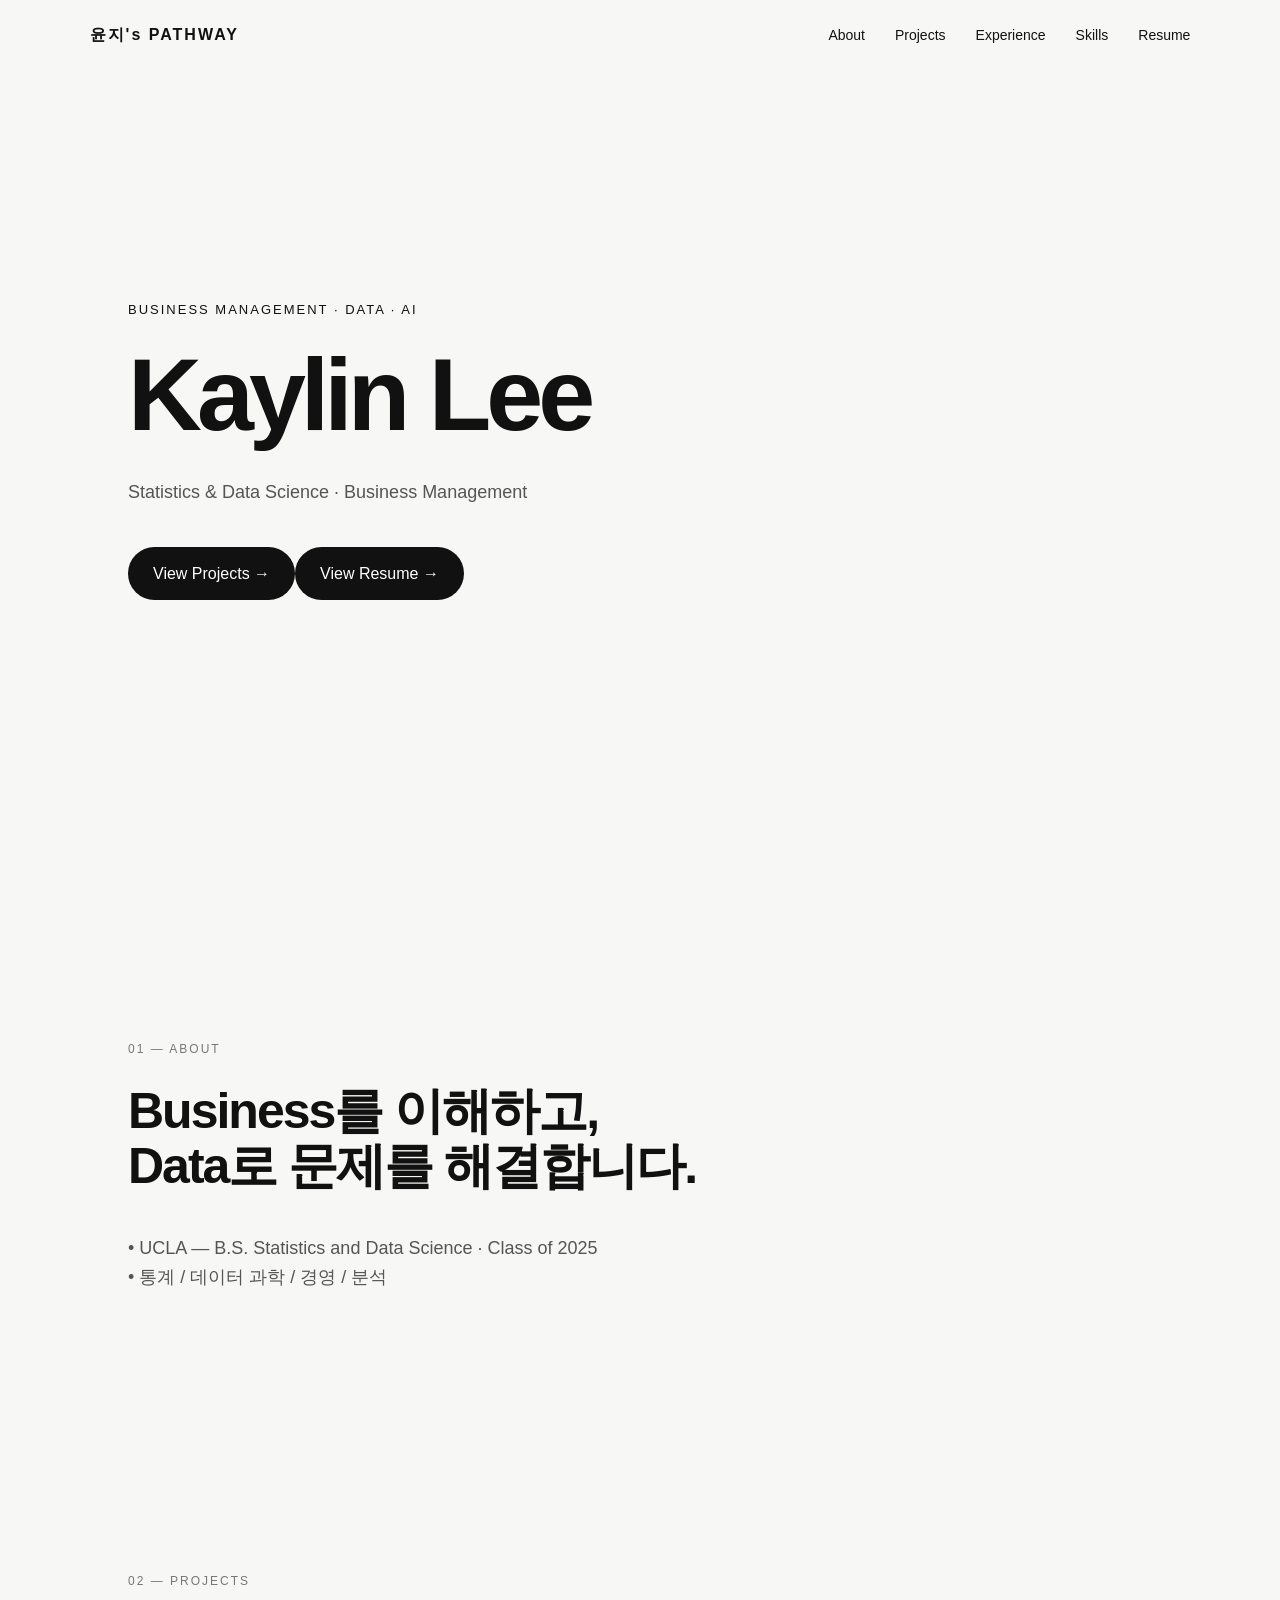
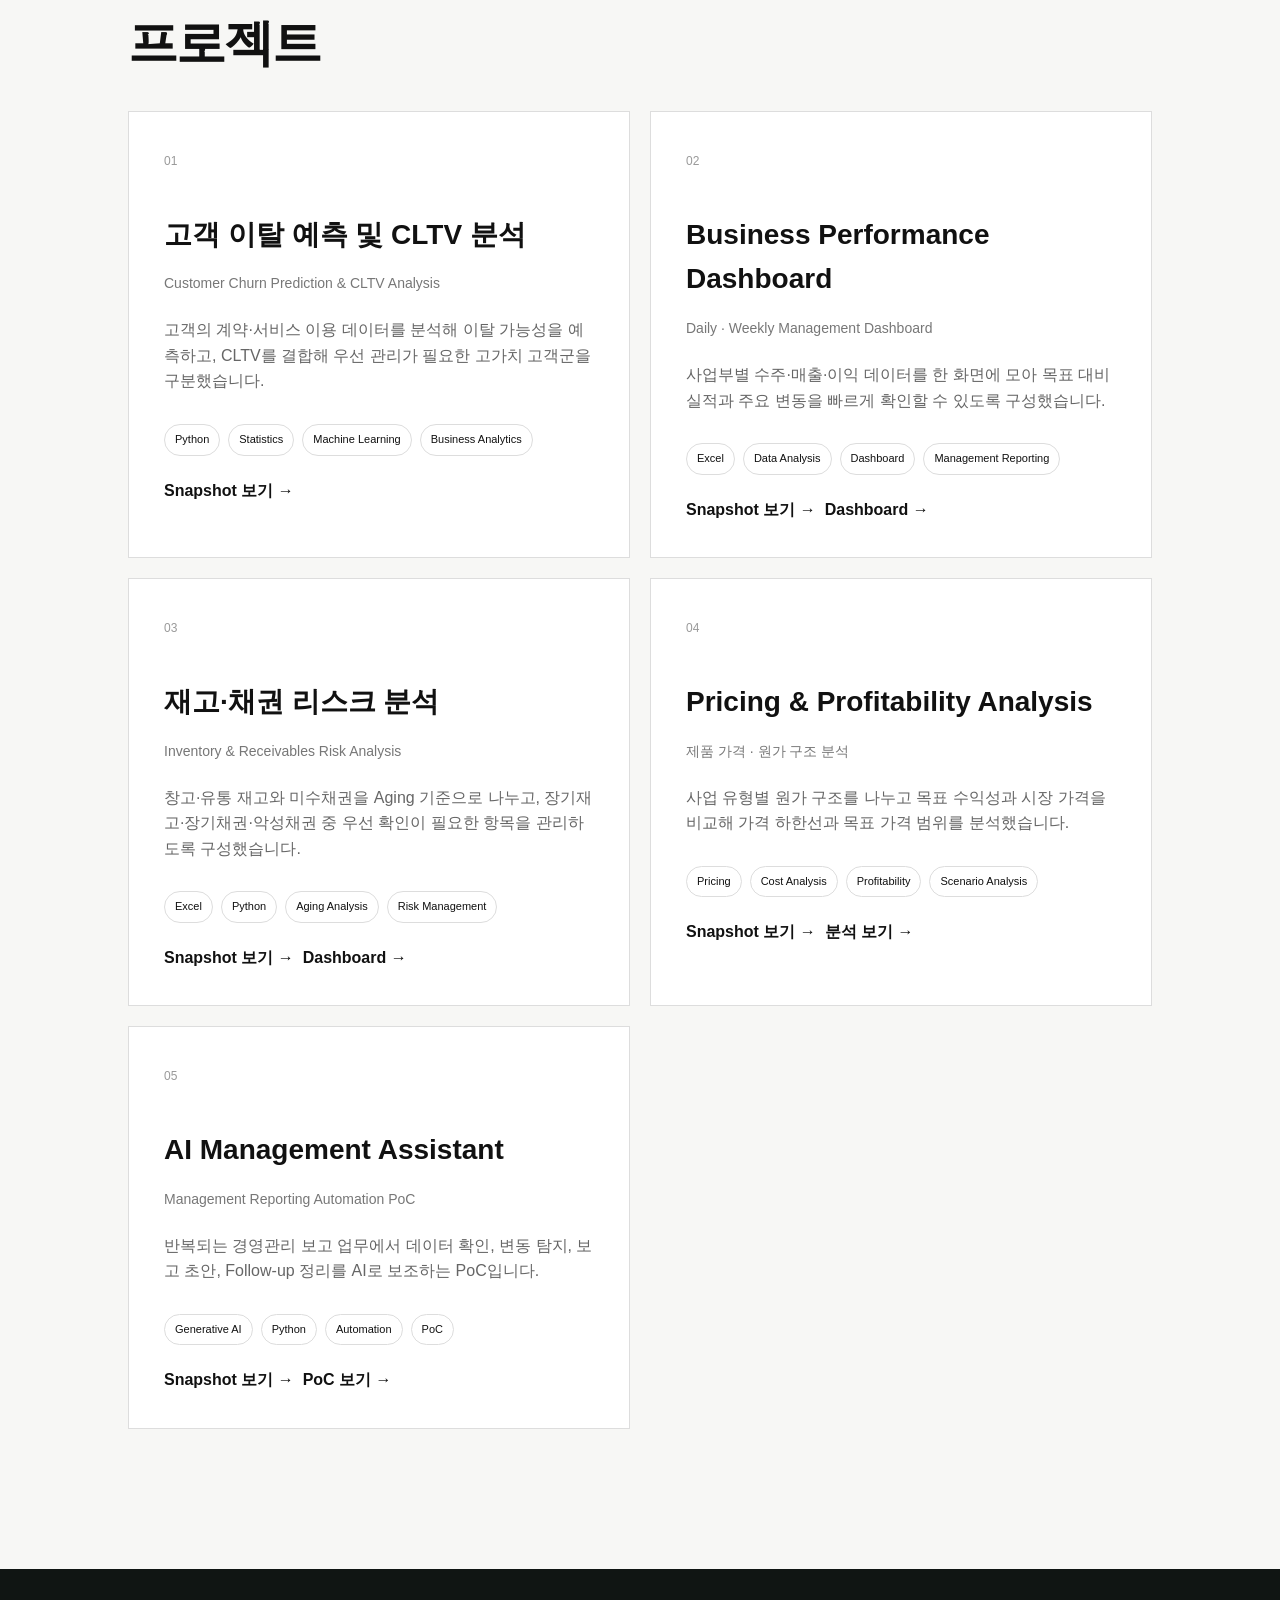
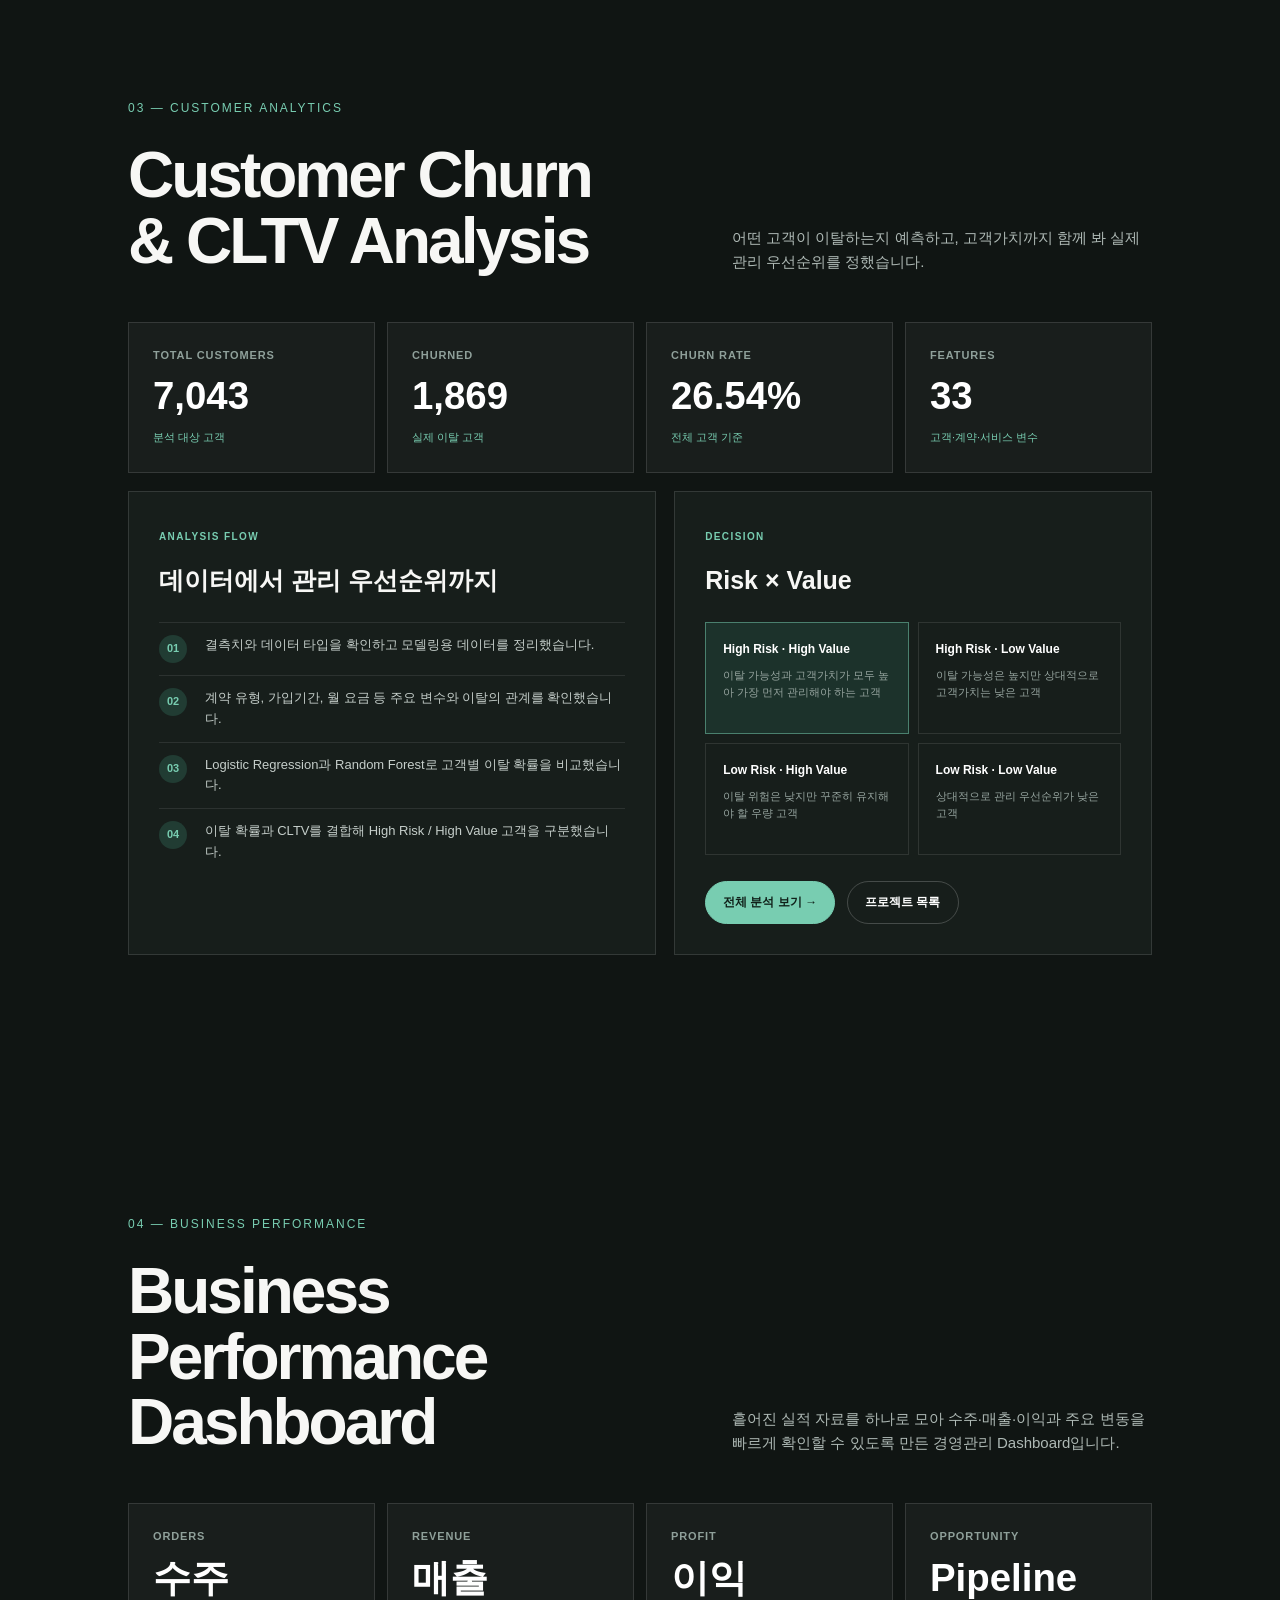
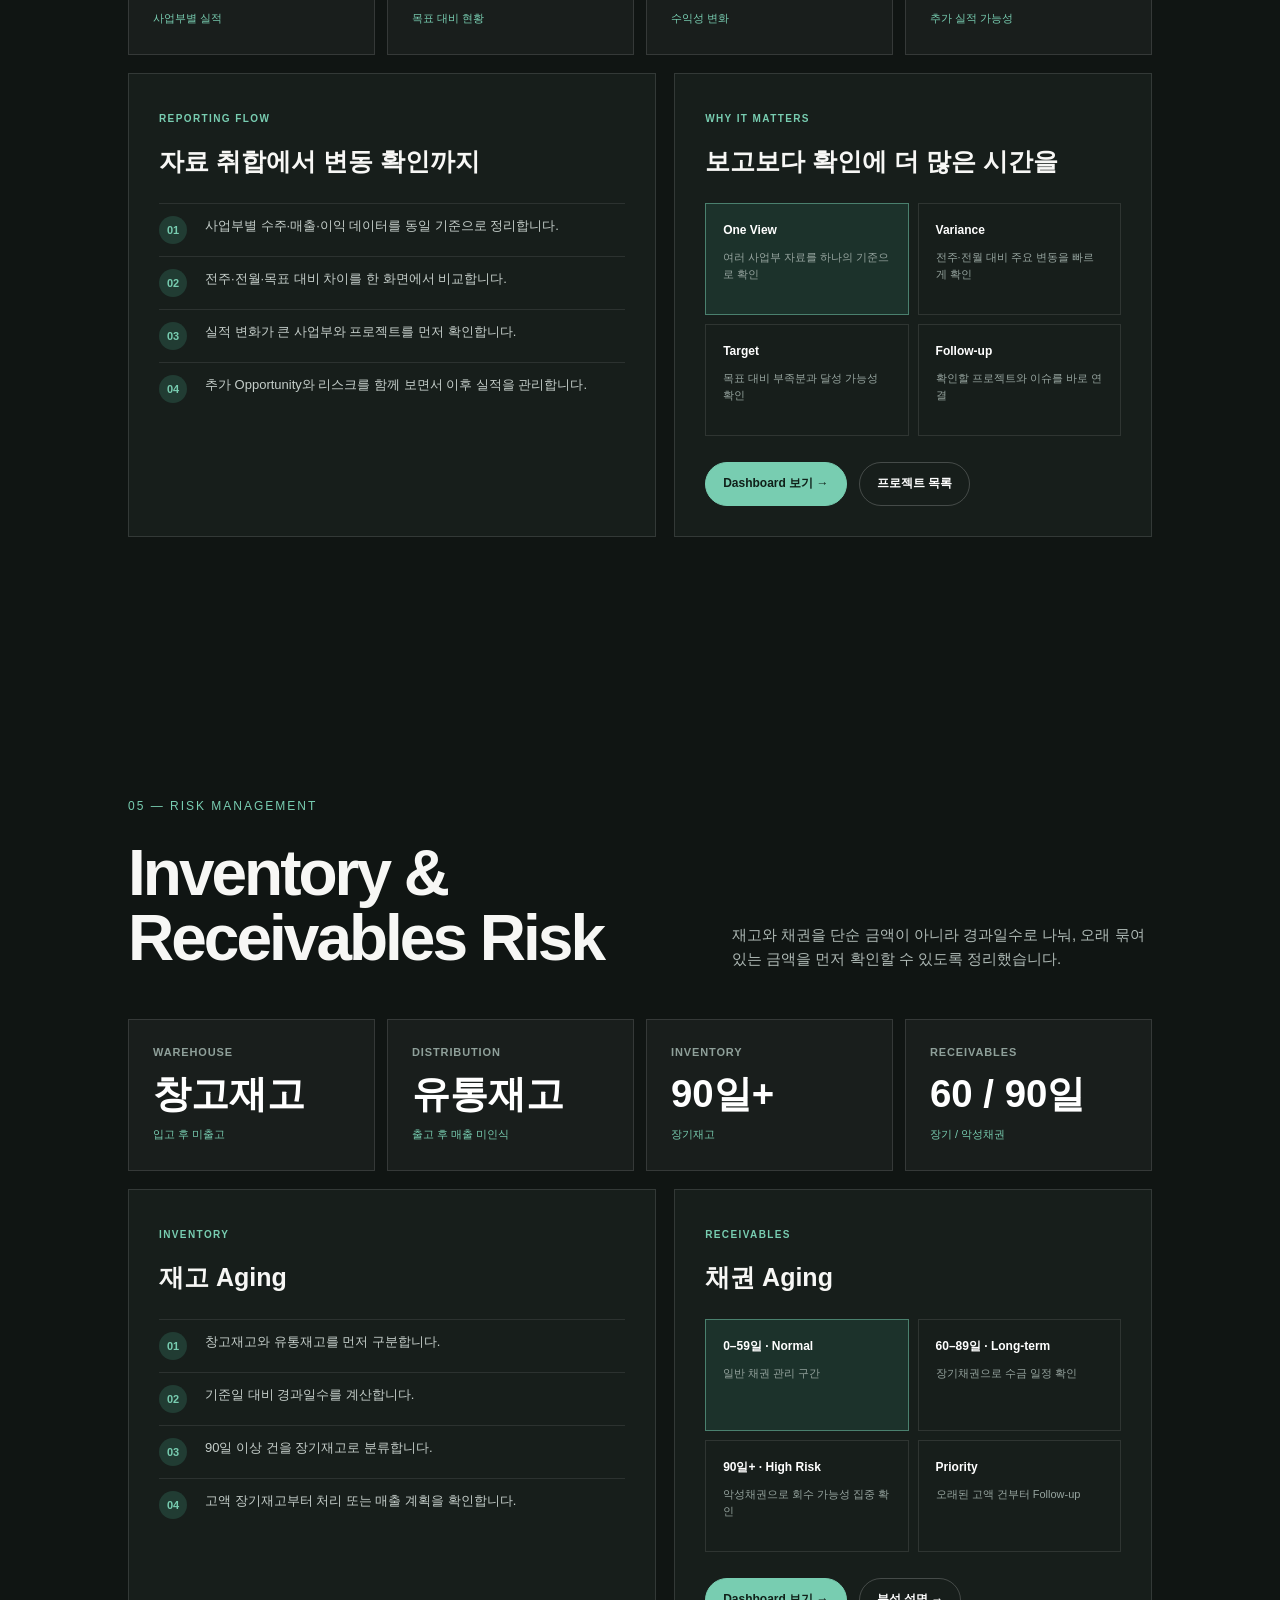
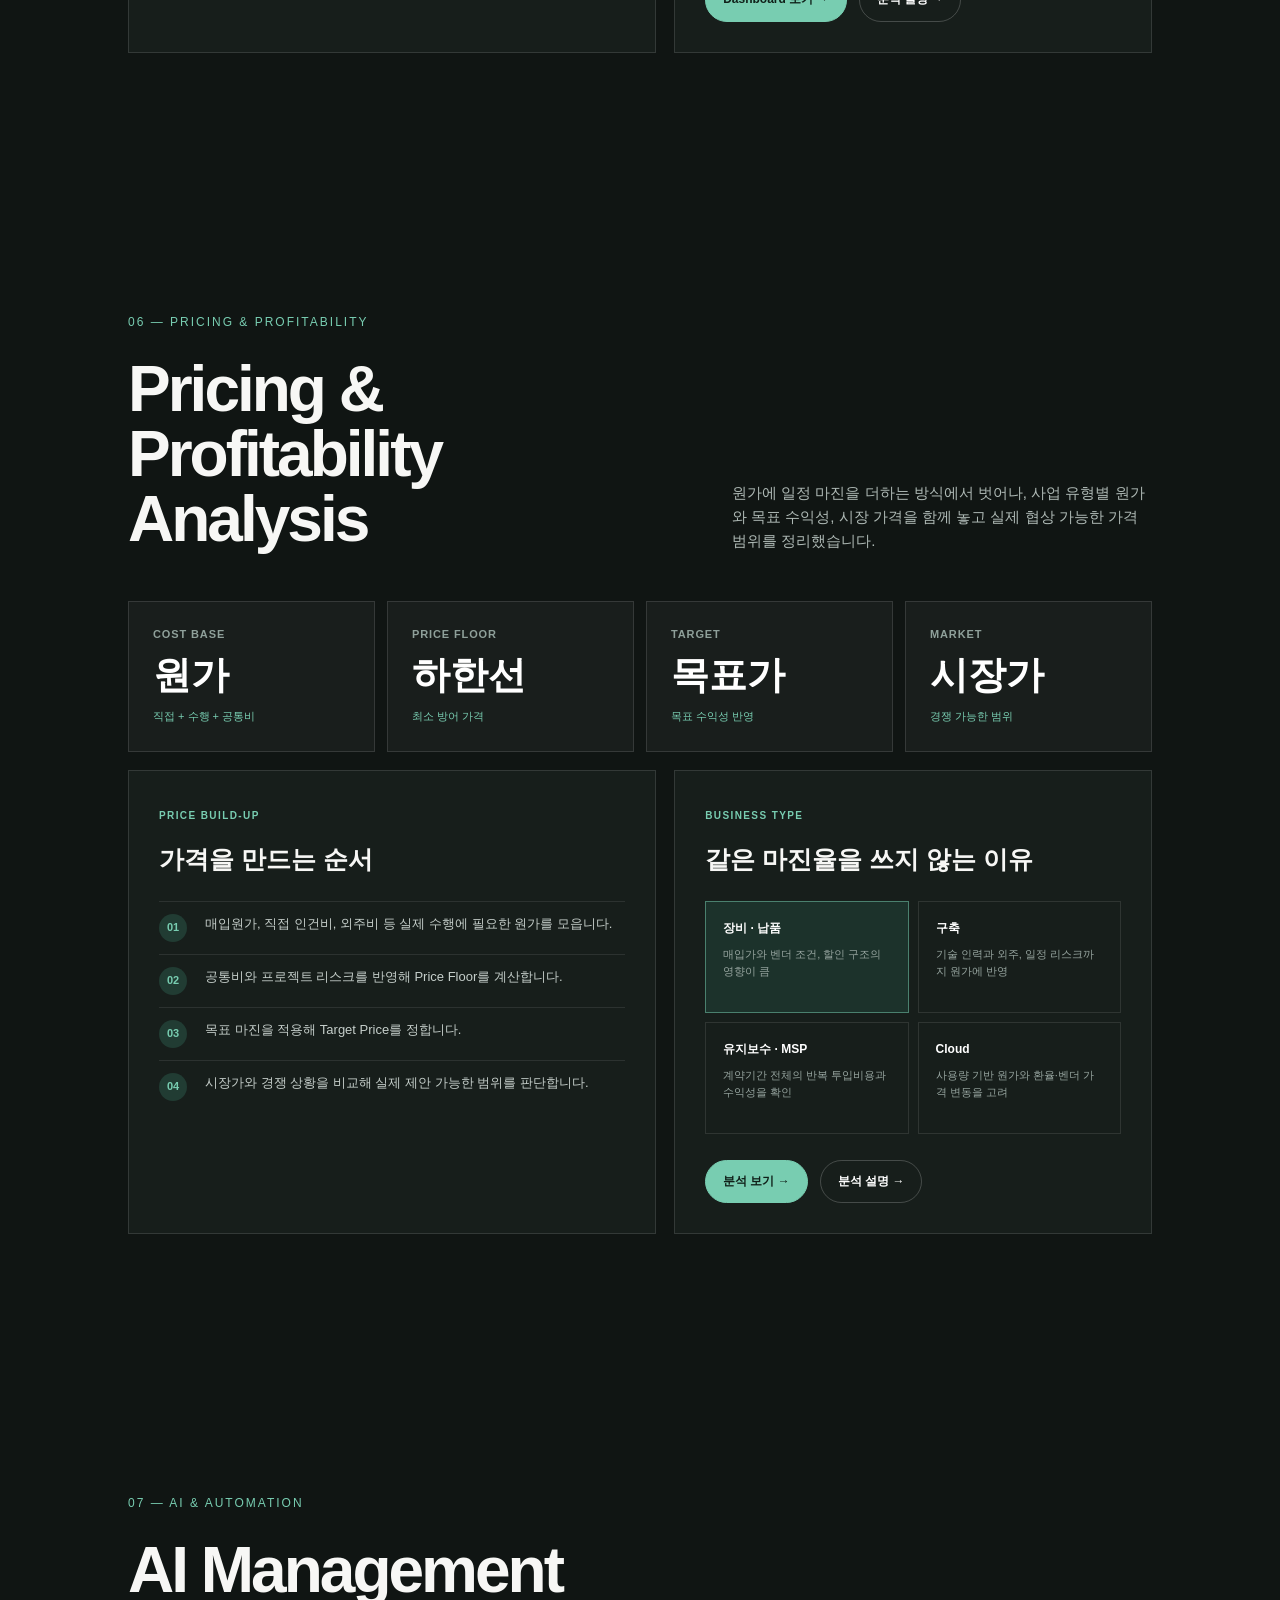
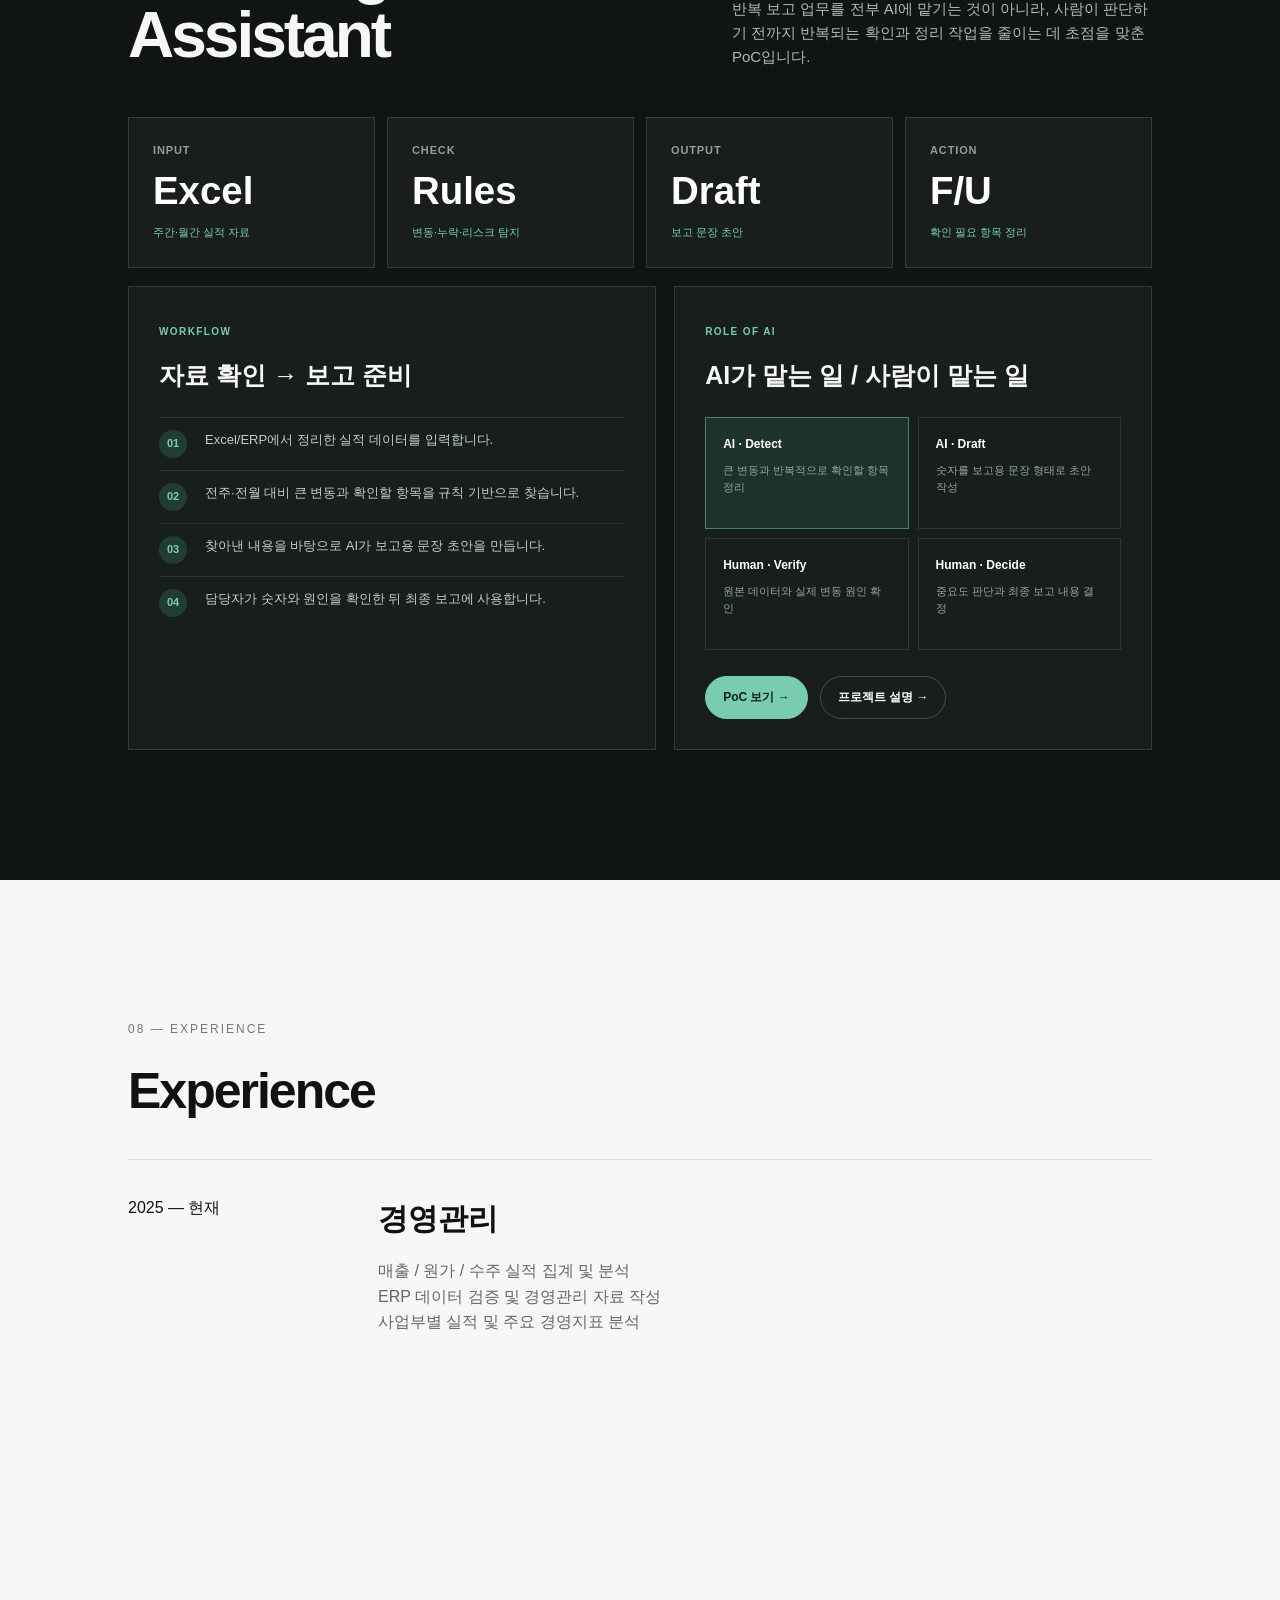
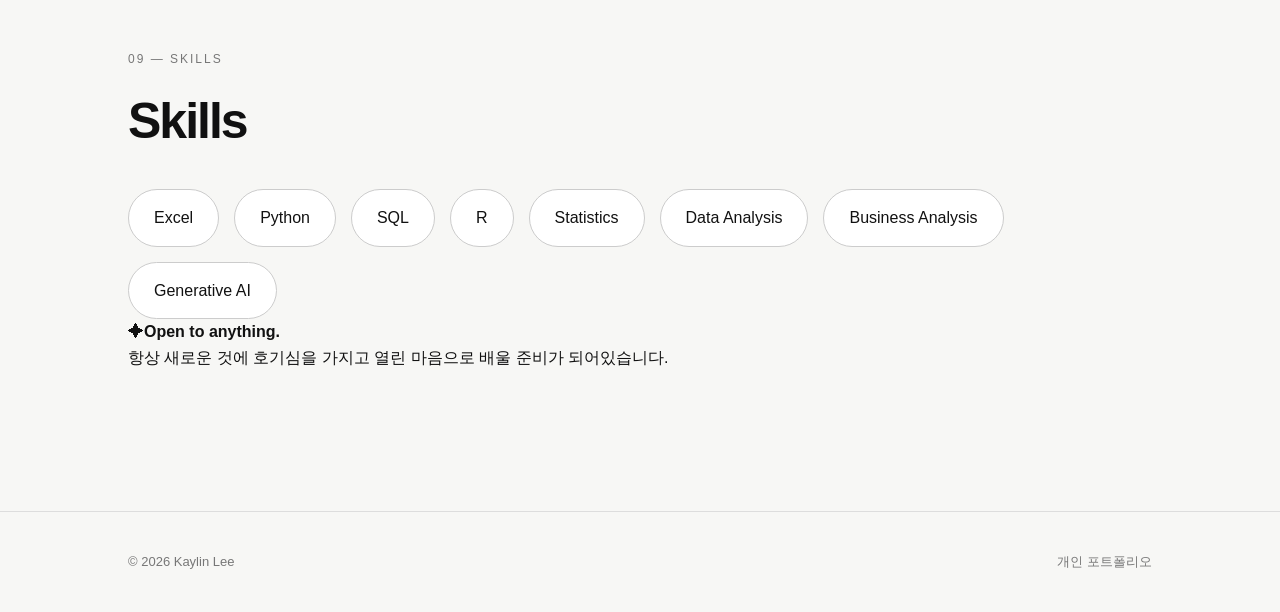
<file: index.html>
<!DOCTYPE html>
<html lang="ko">
<head>
<meta charset="UTF-8">
<meta name="viewport" content="width=device-width,initial-scale=1.0">
<title>이윤지 | Business · Data · AI</title>
<link rel="stylesheet" href="style.css">
<link rel="stylesheet" href="snapshot.css">
</head>
<body>
<nav><div class="logo">윤지's PATHWAY</div><div class="nav-links"><a href="#about">About</a><a href="#projects">Projects</a><a href="#experience">Experience</a><a href="#skills">Skills</a><a href="Yunjee%2C%20LEE_resume.pdf" target="_blank">Resume</a></div></nav>
<section class="hero"><div class="hero-text"><p class="eyebrow">BUSINESS MANAGEMENT · DATA · AI</p><h1>Kaylin Lee</h1><p class="intro">Statistics &amp; Data Science · Business Management</p><div class="hero-buttons"><a href="#projects" class="button">View Projects →</a><a href="Yunjee%2C%20LEE_resume.pdf" target="_blank" class="button">View Resume →</a></div></div></section>
<section id="about" class="section"><p class="section-label">01 — ABOUT</p><h2>Business를 이해하고,<br>Data로 문제를 해결합니다.</h2><p class="description">• UCLA — B.S. Statistics and Data Science · Class of 2025<br>• 통계 / 데이터 과학 / 경영 / 분석</p></section>
<section id="projects" class="section"><p class="section-label">02 — PROJECTS</p><h2>프로젝트</h2><div class="project-grid">
<div class="project-card"><span>01</span><h3>고객 이탈 예측 및 CLTV 분석<br><small style="font-size:14px;font-weight:500;color:#777;">Customer Churn Prediction &amp; CLTV Analysis</small></h3><p>고객의 계약·서비스 이용 데이터를 분석해 이탈 가능성을 예측하고, CLTV를 결합해 우선 관리가 필요한 고가치 고객군을 구분했습니다.</p><div class="tags"><span>Python</span><span>Statistics</span><span>Machine Learning</span><span>Business Analytics</span></div><p style="margin-top:22px;"><a href="#churn-snapshot" style="color:#111;font-weight:600;text-decoration:none;">Snapshot 보기 →</a></p></div>
<div class="project-card"><span>02</span><h3>Business Performance Dashboard<br><small style="font-size:14px;font-weight:500;color:#777;">Daily · Weekly Management Dashboard</small></h3><p>사업부별 수주·매출·이익 데이터를 한 화면에 모아 목표 대비 실적과 주요 변동을 빠르게 확인할 수 있도록 구성했습니다.</p><div class="tags"><span>Excel</span><span>Data Analysis</span><span>Dashboard</span><span>Management Reporting</span></div><p style="margin-top:22px;"><a href="#dashboard-snapshot" style="color:#111;font-weight:600;text-decoration:none;">Snapshot 보기 →</a>&nbsp;&nbsp;<a href="projects/weekly-insight-dashboard/index.html" target="_blank" style="color:#111;font-weight:600;text-decoration:none;">Dashboard →</a></p></div>
<div class="project-card"><span>03</span><h3>재고·채권 리스크 분석<br><small style="font-size:14px;font-weight:500;color:#777;">Inventory &amp; Receivables Risk Analysis</small></h3><p>창고·유통 재고와 미수채권을 Aging 기준으로 나누고, 장기재고·장기채권·악성채권 중 우선 확인이 필요한 항목을 관리하도록 구성했습니다.</p><div class="tags"><span>Excel</span><span>Python</span><span>Aging Analysis</span><span>Risk Management</span></div><p style="margin-top:22px;"><a href="#risk-snapshot" style="color:#111;font-weight:600;text-decoration:none;">Snapshot 보기 →</a>&nbsp;&nbsp;<a href="projects/revenue-risk/index.html" target="_blank" style="color:#111;font-weight:600;text-decoration:none;">Dashboard →</a></p></div>
<div class="project-card"><span>04</span><h3>Pricing &amp; Profitability Analysis<br><small style="font-size:14px;font-weight:500;color:#777;">제품 가격 · 원가 구조 분석</small></h3><p>사업 유형별 원가 구조를 나누고 목표 수익성과 시장 가격을 비교해 가격 하한선과 목표 가격 범위를 분석했습니다.</p><div class="tags"><span>Pricing</span><span>Cost Analysis</span><span>Profitability</span><span>Scenario Analysis</span></div><p style="margin-top:22px;"><a href="#pricing-snapshot" style="color:#111;font-weight:600;text-decoration:none;">Snapshot 보기 →</a>&nbsp;&nbsp;<a href="projects/pricing-cost/index.html" target="_blank" style="color:#111;font-weight:600;text-decoration:none;">분석 보기 →</a></p></div>
<div class="project-card"><span>05</span><h3>AI Management Assistant<br><small style="font-size:14px;font-weight:500;color:#777;">Management Reporting Automation PoC</small></h3><p>반복되는 경영관리 보고 업무에서 데이터 확인, 변동 탐지, 보고 초안, Follow-up 정리를 AI로 보조하는 PoC입니다.</p><div class="tags"><span>Generative AI</span><span>Python</span><span>Automation</span><span>PoC</span></div><p style="margin-top:22px;"><a href="#ai-snapshot" style="color:#111;font-weight:600;text-decoration:none;">Snapshot 보기 →</a>&nbsp;&nbsp;<a href="projects/ai-management-assistant/index.html" target="_blank" style="color:#111;font-weight:600;text-decoration:none;">PoC 보기 →</a></p></div></div></section>
<section id="churn-snapshot" class="snapshot-section"><p class="section-label">03 — CUSTOMER ANALYTICS</p><div class="snapshot-header"><h2>Customer Churn<br>&amp; CLTV Analysis</h2><p>어떤 고객이 이탈하는지 예측하고, 고객가치까지 함께 봐 실제 관리 우선순위를 정했습니다.</p></div><div class="snapshot-metrics"><article class="snapshot-metric"><span>TOTAL CUSTOMERS</span><strong>7,043</strong><small>분석 대상 고객</small></article><article class="snapshot-metric"><span>CHURNED</span><strong>1,869</strong><small>실제 이탈 고객</small></article><article class="snapshot-metric"><span>CHURN RATE</span><strong>26.54%</strong><small>전체 고객 기준</small></article><article class="snapshot-metric"><span>FEATURES</span><strong>33</strong><small>고객·계약·서비스 변수</small></article></div><div class="snapshot-content"><article class="snapshot-card"><span>ANALYSIS FLOW</span><h3>데이터에서 관리 우선순위까지</h3><ol class="snapshot-list"><li><b>01</b><span>결측치와 데이터 타입을 확인하고 모델링용 데이터를 정리했습니다.</span></li><li><b>02</b><span>계약 유형, 가입기간, 월 요금 등 주요 변수와 이탈의 관계를 확인했습니다.</span></li><li><b>03</b><span>Logistic Regression과 Random Forest로 고객별 이탈 확률을 비교했습니다.</span></li><li><b>04</b><span>이탈 확률과 CLTV를 결합해 High Risk / High Value 고객을 구분했습니다.</span></li></ol></article><article class="snapshot-card"><span>DECISION</span><h3>Risk × Value</h3><div class="segment-grid"><div class="segment priority"><strong>High Risk · High Value</strong><p>이탈 가능성과 고객가치가 모두 높아 가장 먼저 관리해야 하는 고객</p></div><div class="segment"><strong>High Risk · Low Value</strong><p>이탈 가능성은 높지만 상대적으로 고객가치는 낮은 고객</p></div><div class="segment"><strong>Low Risk · High Value</strong><p>이탈 위험은 낮지만 꾸준히 유지해야 할 우량 고객</p></div><div class="segment"><strong>Low Risk · Low Value</strong><p>상대적으로 관리 우선순위가 낮은 고객</p></div></div><div class="snapshot-actions"><a href="projects/customer-churn/README.md" target="_blank">전체 분석 보기 →</a><a href="#projects">프로젝트 목록</a></div></article></div></section>
<section id="dashboard-snapshot" class="snapshot-section"><p class="section-label">04 — BUSINESS PERFORMANCE</p><div class="snapshot-header"><h2>Business Performance<br>Dashboard</h2><p>흩어진 실적 자료를 하나로 모아 수주·매출·이익과 주요 변동을 빠르게 확인할 수 있도록 만든 경영관리 Dashboard입니다.</p></div><div class="snapshot-metrics"><article class="snapshot-metric"><span>ORDERS</span><strong>수주</strong><small>사업부별 실적</small></article><article class="snapshot-metric"><span>REVENUE</span><strong>매출</strong><small>목표 대비 현황</small></article><article class="snapshot-metric"><span>PROFIT</span><strong>이익</strong><small>수익성 변화</small></article><article class="snapshot-metric"><span>OPPORTUNITY</span><strong>Pipeline</strong><small>추가 실적 가능성</small></article></div><div class="snapshot-content"><article class="snapshot-card"><span>REPORTING FLOW</span><h3>자료 취합에서 변동 확인까지</h3><ol class="snapshot-list"><li><b>01</b><span>사업부별 수주·매출·이익 데이터를 동일 기준으로 정리합니다.</span></li><li><b>02</b><span>전주·전월·목표 대비 차이를 한 화면에서 비교합니다.</span></li><li><b>03</b><span>실적 변화가 큰 사업부와 프로젝트를 먼저 확인합니다.</span></li><li><b>04</b><span>추가 Opportunity와 리스크를 함께 보면서 이후 실적을 관리합니다.</span></li></ol></article><article class="snapshot-card"><span>WHY IT MATTERS</span><h3>보고보다 확인에 더 많은 시간을</h3><div class="segment-grid"><div class="segment priority"><strong>One View</strong><p>여러 사업부 자료를 하나의 기준으로 확인</p></div><div class="segment"><strong>Variance</strong><p>전주·전월 대비 주요 변동을 빠르게 확인</p></div><div class="segment"><strong>Target</strong><p>목표 대비 부족분과 달성 가능성 확인</p></div><div class="segment"><strong>Follow-up</strong><p>확인할 프로젝트와 이슈를 바로 연결</p></div></div><div class="snapshot-actions"><a href="projects/weekly-insight-dashboard/index.html" target="_blank">Dashboard 보기 →</a><a href="#projects">프로젝트 목록</a></div></article></div></section>
<section id="risk-snapshot" class="snapshot-section"><p class="section-label">05 — RISK MANAGEMENT</p><div class="snapshot-header"><h2>Inventory &amp;<br>Receivables Risk</h2><p>재고와 채권을 단순 금액이 아니라 경과일수로 나눠, 오래 묶여 있는 금액을 먼저 확인할 수 있도록 정리했습니다.</p></div><div class="snapshot-metrics"><article class="snapshot-metric"><span>WAREHOUSE</span><strong>창고재고</strong><small>입고 후 미출고</small></article><article class="snapshot-metric"><span>DISTRIBUTION</span><strong>유통재고</strong><small>출고 후 매출 미인식</small></article><article class="snapshot-metric"><span>INVENTORY</span><strong>90일+</strong><small>장기재고</small></article><article class="snapshot-metric"><span>RECEIVABLES</span><strong>60 / 90일</strong><small>장기 / 악성채권</small></article></div><div class="snapshot-content"><article class="snapshot-card"><span>INVENTORY</span><h3>재고 Aging</h3><ol class="snapshot-list"><li><b>01</b><span>창고재고와 유통재고를 먼저 구분합니다.</span></li><li><b>02</b><span>기준일 대비 경과일수를 계산합니다.</span></li><li><b>03</b><span>90일 이상 건을 장기재고로 분류합니다.</span></li><li><b>04</b><span>고액 장기재고부터 처리 또는 매출 계획을 확인합니다.</span></li></ol></article><article class="snapshot-card"><span>RECEIVABLES</span><h3>채권 Aging</h3><div class="segment-grid"><div class="segment priority"><strong>0–59일 · Normal</strong><p>일반 채권 관리 구간</p></div><div class="segment"><strong>60–89일 · Long-term</strong><p>장기채권으로 수금 일정 확인</p></div><div class="segment"><strong>90일+ · High Risk</strong><p>악성채권으로 회수 가능성 집중 확인</p></div><div class="segment"><strong>Priority</strong><p>오래된 고액 건부터 Follow-up</p></div></div><div class="snapshot-actions"><a href="projects/revenue-risk/index.html" target="_blank">Dashboard 보기 →</a><a href="projects/revenue-risk/README.md" target="_blank">분석 설명 →</a></div></article></div></section>
<section id="pricing-snapshot" class="snapshot-section"><p class="section-label">06 — PRICING &amp; PROFITABILITY</p><div class="snapshot-header"><h2>Pricing &amp;<br>Profitability Analysis</h2><p>원가에 일정 마진을 더하는 방식에서 벗어나, 사업 유형별 원가와 목표 수익성, 시장 가격을 함께 놓고 실제 협상 가능한 가격 범위를 정리했습니다.</p></div><div class="snapshot-metrics"><article class="snapshot-metric"><span>COST BASE</span><strong>원가</strong><small>직접 + 수행 + 공통비</small></article><article class="snapshot-metric"><span>PRICE FLOOR</span><strong>하한선</strong><small>최소 방어 가격</small></article><article class="snapshot-metric"><span>TARGET</span><strong>목표가</strong><small>목표 수익성 반영</small></article><article class="snapshot-metric"><span>MARKET</span><strong>시장가</strong><small>경쟁 가능한 범위</small></article></div><div class="snapshot-content"><article class="snapshot-card"><span>PRICE BUILD-UP</span><h3>가격을 만드는 순서</h3><ol class="snapshot-list"><li><b>01</b><span>매입원가, 직접 인건비, 외주비 등 실제 수행에 필요한 원가를 모읍니다.</span></li><li><b>02</b><span>공통비와 프로젝트 리스크를 반영해 Price Floor를 계산합니다.</span></li><li><b>03</b><span>목표 마진을 적용해 Target Price를 정합니다.</span></li><li><b>04</b><span>시장가와 경쟁 상황을 비교해 실제 제안 가능한 범위를 판단합니다.</span></li></ol></article><article class="snapshot-card"><span>BUSINESS TYPE</span><h3>같은 마진율을 쓰지 않는 이유</h3><div class="segment-grid"><div class="segment priority"><strong>장비 · 납품</strong><p>매입가와 벤더 조건, 할인 구조의 영향이 큼</p></div><div class="segment"><strong>구축</strong><p>기술 인력과 외주, 일정 리스크까지 원가에 반영</p></div><div class="segment"><strong>유지보수 · MSP</strong><p>계약기간 전체의 반복 투입비용과 수익성을 확인</p></div><div class="segment"><strong>Cloud</strong><p>사용량 기반 원가와 환율·벤더 가격 변동을 고려</p></div></div><div class="snapshot-actions"><a href="projects/pricing-cost/index.html" target="_blank">분석 보기 →</a><a href="projects/pricing-cost/README.md" target="_blank">분석 설명 →</a></div></article></div></section>
<section id="ai-snapshot" class="snapshot-section"><p class="section-label">07 — AI &amp; AUTOMATION</p><div class="snapshot-header"><h2>AI Management<br>Assistant</h2><p>반복 보고 업무를 전부 AI에 맡기는 것이 아니라, 사람이 판단하기 전까지 반복되는 확인과 정리 작업을 줄이는 데 초점을 맞춘 PoC입니다.</p></div><div class="snapshot-metrics"><article class="snapshot-metric"><span>INPUT</span><strong>Excel</strong><small>주간·월간 실적 자료</small></article><article class="snapshot-metric"><span>CHECK</span><strong>Rules</strong><small>변동·누락·리스크 탐지</small></article><article class="snapshot-metric"><span>OUTPUT</span><strong>Draft</strong><small>보고 문장 초안</small></article><article class="snapshot-metric"><span>ACTION</span><strong>F/U</strong><small>확인 필요 항목 정리</small></article></div><div class="snapshot-content"><article class="snapshot-card"><span>WORKFLOW</span><h3>자료 확인 → 보고 준비</h3><ol class="snapshot-list"><li><b>01</b><span>Excel/ERP에서 정리한 실적 데이터를 입력합니다.</span></li><li><b>02</b><span>전주·전월 대비 큰 변동과 확인할 항목을 규칙 기반으로 찾습니다.</span></li><li><b>03</b><span>찾아낸 내용을 바탕으로 AI가 보고용 문장 초안을 만듭니다.</span></li><li><b>04</b><span>담당자가 숫자와 원인을 확인한 뒤 최종 보고에 사용합니다.</span></li></ol></article><article class="snapshot-card"><span>ROLE OF AI</span><h3>AI가 맡는 일 / 사람이 맡는 일</h3><div class="segment-grid"><div class="segment priority"><strong>AI · Detect</strong><p>큰 변동과 반복적으로 확인할 항목 정리</p></div><div class="segment"><strong>AI · Draft</strong><p>숫자를 보고용 문장 형태로 초안 작성</p></div><div class="segment"><strong>Human · Verify</strong><p>원본 데이터와 실제 변동 원인 확인</p></div><div class="segment"><strong>Human · Decide</strong><p>중요도 판단과 최종 보고 내용 결정</p></div></div><div class="snapshot-actions"><a href="projects/ai-management-assistant/index.html" target="_blank">PoC 보기 →</a><a href="projects/ai-management-assistant/README.md" target="_blank">프로젝트 설명 →</a></div></article></div></section>
<section id="experience" class="section"><p class="section-label">08 — EXPERIENCE</p><h2>Experience</h2><div class="experience-item"><div><span>2025 — 현재</span></div><div><h3>경영관리</h3><p>매출 / 원가 / 수주 실적 집계 및 분석<br>ERP 데이터 검증 및 경영관리 자료 작성<br>사업부별 실적 및 주요 경영지표 분석</p></div></div></section>
<section id="skills" class="section"><p class="section-label">09 — SKILLS</p><h2>Skills</h2><div class="skills"><span>Excel</span><span>Python</span><span>SQL</span><span>R</span><span>Statistics</span><span>Data Analysis</span><span>Business Analysis</span><span>Generative AI</span></div><div class="open-to-anything"><span>✦</span><strong>Open to anything.</strong><p>항상 새로운 것에 호기심을 가지고 열린 마음으로 배울 준비가 되어있습니다.</p></div></section>
<footer><p>© 2026 Kaylin Lee</p><p>개인 포트폴리오</p></footer><script src="script.js"></script></body></html>
</file>
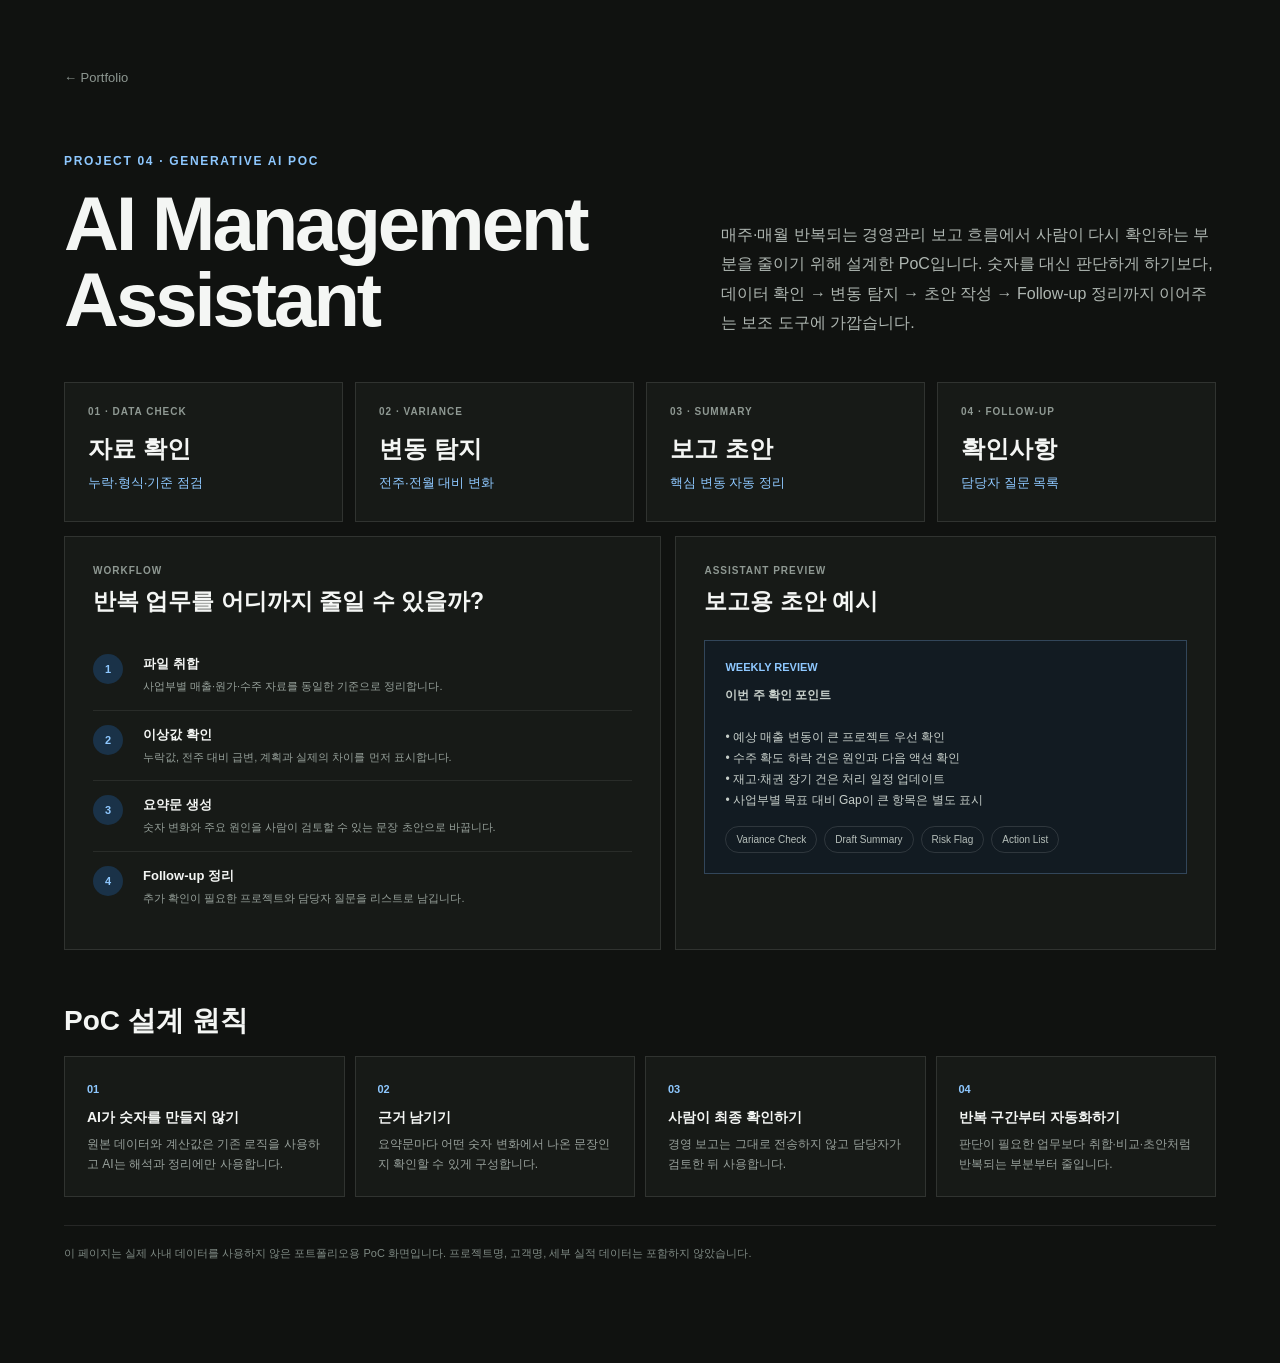
<file: projects/ai-management-assistant/index.html>
<!DOCTYPE html>
<html lang="ko">
<head>
<meta charset="UTF-8"><meta name="viewport" content="width=device-width,initial-scale=1.0"><title>AI Management Assistant | Kaylin Lee</title>
<style>
*{box-sizing:border-box}body{margin:0;background:#101210;color:#f4f6f4;font-family:Arial,'Noto Sans KR',sans-serif}.wrap{width:min(1180px,90%);margin:auto;padding:68px 0 90px}.back{color:#8d9791;text-decoration:none;font-size:13px}.eyebrow{margin-top:68px;color:#8ec8ff;font-size:12px;font-weight:700;letter-spacing:.14em}.hero{display:grid;grid-template-columns:1.1fr .9fr;gap:52px;align-items:end;margin:18px 0 44px}.hero h1{font-size:clamp(44px,6vw,76px);line-height:1;letter-spacing:-3px;margin:0}.hero p{color:#aeb6b1;line-height:1.85;margin:0}.metrics{display:grid;grid-template-columns:repeat(4,1fr);gap:12px}.metric,.panel,.step{border:1px solid rgba(255,255,255,.11);background:#171a17}.metric{padding:23px;min-height:140px}.metric span,.label{display:block;color:#8f9993;font-size:10px;font-weight:700;letter-spacing:.1em}.metric strong{display:block;font-size:24px;margin:16px 0 8px}.metric small{color:#8ec8ff}.grid{display:grid;grid-template-columns:1.05fr .95fr;gap:14px;margin-top:14px}.panel{padding:28px}.panel h2{font-size:23px;margin:10px 0 23px}.flow-item{display:grid;grid-template-columns:38px 1fr;gap:12px;padding:14px 0;border-top:1px solid rgba(255,255,255,.08)}.flow-item:first-of-type{border-top:0}.num{display:grid;place-items:center;width:30px;height:30px;border-radius:50%;background:#1a3248;color:#8ec8ff;font-size:11px;font-weight:700}.flow-item b{font-size:13px}.flow-item p{margin:5px 0 0;color:#96a09a;font-size:11px;line-height:1.6}.assistant-box{border:1px solid rgba(142,200,255,.25);background:#121b22;padding:20px}.assistant-box .prompt{color:#8ec8ff;font-size:11px;font-weight:700;margin-bottom:12px}.assistant-box p{color:#c7cfca;font-size:12px;line-height:1.75}.chip-wrap{display:flex;gap:7px;flex-wrap:wrap;margin-top:15px}.chip{border:1px solid rgba(255,255,255,.12);border-radius:20px;padding:7px 10px;font-size:10px;color:#b6bfba}.section-title{margin:52px 0 16px;font-size:28px}.steps{display:grid;grid-template-columns:repeat(4,1fr);gap:10px}.step{padding:22px}.step b{color:#8ec8ff;font-size:11px}.step h3{font-size:14px;margin:12px 0 8px}.step p{font-size:12px;color:#98a19c;line-height:1.6;margin:0}.note{margin-top:28px;padding-top:18px;border-top:1px solid rgba(255,255,255,.09);color:#7f8a84;font-size:11px;line-height:1.7}@media(max-width:850px){.hero,.grid{grid-template-columns:1fr}.metrics,.steps{grid-template-columns:1fr 1fr}}@media(max-width:520px){.metrics,.steps{grid-template-columns:1fr}}
</style>
</head>
<body><main class="wrap">
<a class="back" href="../../index.html">← Portfolio</a>
<p class="eyebrow">PROJECT 04 · GENERATIVE AI POC</p>
<div class="hero"><h1>AI Management<br>Assistant</h1><p>매주·매월 반복되는 경영관리 보고 흐름에서 사람이 다시 확인하는 부분을 줄이기 위해 설계한 PoC입니다. 숫자를 대신 판단하게 하기보다, 데이터 확인 → 변동 탐지 → 초안 작성 → Follow-up 정리까지 이어주는 보조 도구에 가깝습니다.</p></div>
<div class="metrics"><div class="metric"><span>01 · DATA CHECK</span><strong>자료 확인</strong><small>누락·형식·기준 점검</small></div><div class="metric"><span>02 · VARIANCE</span><strong>변동 탐지</strong><small>전주·전월 대비 변화</small></div><div class="metric"><span>03 · SUMMARY</span><strong>보고 초안</strong><small>핵심 변동 자동 정리</small></div><div class="metric"><span>04 · FOLLOW-UP</span><strong>확인사항</strong><small>담당자 질문 목록</small></div></div>
<div class="grid"><section class="panel"><span class="label">WORKFLOW</span><h2>반복 업무를 어디까지 줄일 수 있을까?</h2><div class="flow-item"><span class="num">1</span><div><b>파일 취합</b><p>사업부별 매출·원가·수주 자료를 동일한 기준으로 정리합니다.</p></div></div><div class="flow-item"><span class="num">2</span><div><b>이상값 확인</b><p>누락값, 전주 대비 급변, 계획과 실제의 차이를 먼저 표시합니다.</p></div></div><div class="flow-item"><span class="num">3</span><div><b>요약문 생성</b><p>숫자 변화와 주요 원인을 사람이 검토할 수 있는 문장 초안으로 바꿉니다.</p></div></div><div class="flow-item"><span class="num">4</span><div><b>Follow-up 정리</b><p>추가 확인이 필요한 프로젝트와 담당자 질문을 리스트로 남깁니다.</p></div></div></section>
<section class="panel"><span class="label">ASSISTANT PREVIEW</span><h2>보고용 초안 예시</h2><div class="assistant-box"><div class="prompt">WEEKLY REVIEW</div><p><b>이번 주 확인 포인트</b><br><br>• 예상 매출 변동이 큰 프로젝트 우선 확인<br>• 수주 확도 하락 건은 원인과 다음 액션 확인<br>• 재고·채권 장기 건은 처리 일정 업데이트<br>• 사업부별 목표 대비 Gap이 큰 항목은 별도 표시</p><div class="chip-wrap"><span class="chip">Variance Check</span><span class="chip">Draft Summary</span><span class="chip">Risk Flag</span><span class="chip">Action List</span></div></div></section></div>
<h2 class="section-title">PoC 설계 원칙</h2><div class="steps"><div class="step"><b>01</b><h3>AI가 숫자를 만들지 않기</h3><p>원본 데이터와 계산값은 기존 로직을 사용하고 AI는 해석과 정리에만 사용합니다.</p></div><div class="step"><b>02</b><h3>근거 남기기</h3><p>요약문마다 어떤 숫자 변화에서 나온 문장인지 확인할 수 있게 구성합니다.</p></div><div class="step"><b>03</b><h3>사람이 최종 확인하기</h3><p>경영 보고는 그대로 전송하지 않고 담당자가 검토한 뒤 사용합니다.</p></div><div class="step"><b>04</b><h3>반복 구간부터 자동화하기</h3><p>판단이 필요한 업무보다 취합·비교·초안처럼 반복되는 부분부터 줄입니다.</p></div></div>
<p class="note">이 페이지는 실제 사내 데이터를 사용하지 않은 포트폴리오용 PoC 화면입니다. 프로젝트명, 고객명, 세부 실적 데이터는 포함하지 않았습니다.</p>
</main></body></html>
</file>
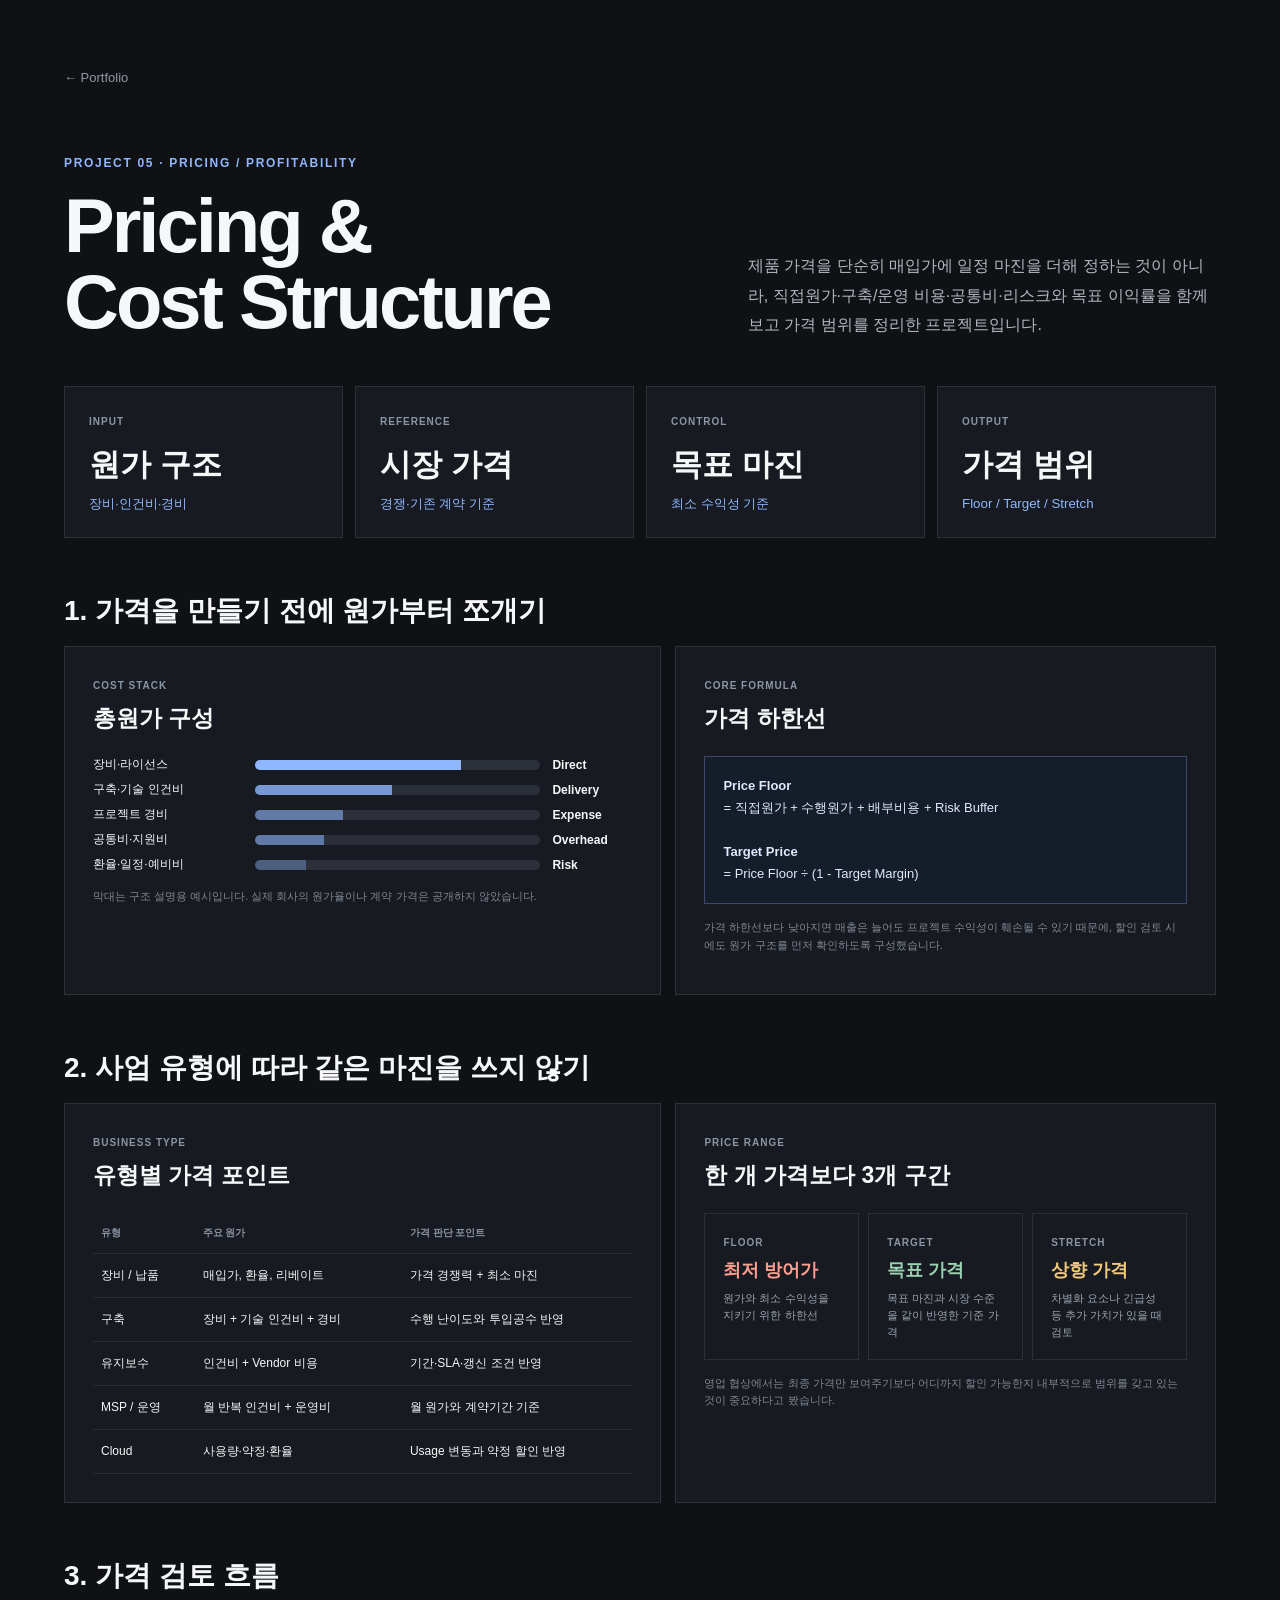
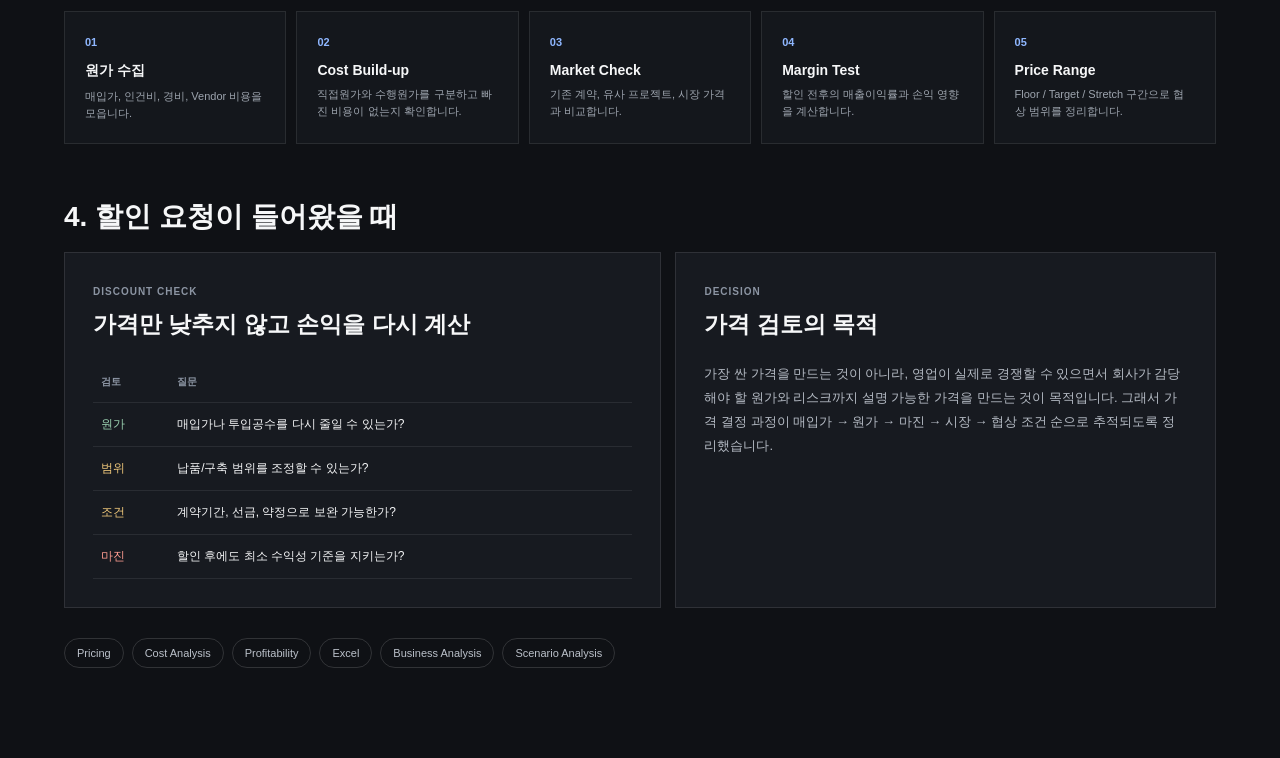
<file: projects/pricing-cost/index.html>
<!DOCTYPE html><html lang="ko"><head><meta charset="UTF-8"><meta name="viewport" content="width=device-width,initial-scale=1.0"><title>Pricing & Cost Structure | Kaylin Lee</title><style>
*{box-sizing:border-box}body{margin:0;background:#0f1115;color:#f6f7f8;font-family:Arial,'Noto Sans KR',sans-serif}.wrap{width:min(1180px,90%);margin:auto;padding:68px 0 90px}.back{color:#9098a3;text-decoration:none;font-size:13px}.eyebrow{margin-top:70px;color:#8fb7ff;font-size:12px;font-weight:700;letter-spacing:.14em}.hero{display:grid;grid-template-columns:1.15fr .85fr;gap:50px;align-items:end;margin:18px 0 46px}.hero h1{font-size:clamp(44px,6vw,76px);line-height:1;letter-spacing:-3px;margin:0}.hero p{color:#b2b7c0;line-height:1.85;margin:0}.section-title{margin:54px 0 16px;font-size:28px}.metrics{display:grid;grid-template-columns:repeat(4,1fr);gap:12px}.metric,.panel{border:1px solid rgba(255,255,255,.1);background:#171a20}.metric{padding:24px;min-height:145px}.metric span,.label{color:#8c95a3;font-size:10px;font-weight:700;letter-spacing:.1em}.metric strong{display:block;font-size:31px;margin:15px 0 8px}.metric small{color:#8fb7ff}.grid{display:grid;grid-template-columns:1.05fr .95fr;gap:14px;margin-top:14px}.panel{padding:28px}.panel h2{font-size:23px;margin:10px 0 22px}.cost-stack{display:grid;gap:8px}.cost-row{display:grid;grid-template-columns:150px 1fr 80px;gap:12px;align-items:center;font-size:12px}.bar{height:10px;background:#2a2f39;border-radius:20px;overflow:hidden}.fill{height:100%;background:#8fb7ff}.fill.direct{opacity:1}.fill.delivery{opacity:.78}.fill.overhead{opacity:.55}.fill.risk{opacity:.35}.table{width:100%;border-collapse:collapse;font-size:12px}.table th,.table td{text-align:left;padding:13px 8px;border-bottom:1px solid rgba(255,255,255,.08)}.table th{color:#8c95a3;font-size:10px}.ok{color:#9bd2b1}.warn{color:#f1c97b}.bad{color:#ff9d91}.formula{padding:18px;border:1px solid rgba(143,183,255,.3);background:#151c2a;color:#dfe9ff;font-size:13px;line-height:1.7}.flow{display:grid;grid-template-columns:repeat(5,1fr);gap:10px}.step{padding:20px;border:1px solid rgba(255,255,255,.09);background:#14171c}.step b{color:#8fb7ff;font-size:11px}.step h3{font-size:14px;margin:12px 0 8px}.step p{font-size:11px;color:#9da4ae;line-height:1.6;margin:0}.note{margin-top:15px;color:#7f8792;font-size:11px;line-height:1.6}.scenario{display:grid;grid-template-columns:repeat(3,1fr);gap:9px}.scenario-card{border:1px solid rgba(255,255,255,.09);padding:18px}.scenario-card strong{display:block;margin:8px 0;font-size:18px}.scenario-card p{font-size:11px;color:#9ca4ae;line-height:1.55;margin:0}.tags{display:flex;flex-wrap:wrap;gap:8px;margin-top:30px}.tags span{border:1px solid rgba(255,255,255,.14);border-radius:30px;padding:8px 12px;font-size:11px;color:#bbc1ca}@media(max-width:900px){.hero,.grid{grid-template-columns:1fr}.metrics{grid-template-columns:1fr 1fr}.flow{grid-template-columns:1fr 1fr}.cost-row{grid-template-columns:120px 1fr 65px}}@media(max-width:560px){.metrics,.flow,.scenario{grid-template-columns:1fr}.cost-row{grid-template-columns:1fr}.hero h1{letter-spacing:-2px}}
</style></head><body><main class="wrap"><a class="back" href="../../index.html">← Portfolio</a><p class="eyebrow">PROJECT 05 · PRICING / PROFITABILITY</p><div class="hero"><h1>Pricing &<br>Cost Structure</h1><p>제품 가격을 단순히 매입가에 일정 마진을 더해 정하는 것이 아니라, 직접원가·구축/운영 비용·공통비·리스크와 목표 이익률을 함께 보고 가격 범위를 정리한 프로젝트입니다.</p></div>
<div class="metrics"><div class="metric"><span>INPUT</span><strong>원가 구조</strong><small>장비·인건비·경비</small></div><div class="metric"><span>REFERENCE</span><strong>시장 가격</strong><small>경쟁·기존 계약 기준</small></div><div class="metric"><span>CONTROL</span><strong>목표 마진</strong><small>최소 수익성 기준</small></div><div class="metric"><span>OUTPUT</span><strong>가격 범위</strong><small>Floor / Target / Stretch</small></div></div>
<h2 class="section-title">1. 가격을 만들기 전에 원가부터 쪼개기</h2><div class="grid"><section class="panel"><span class="label">COST STACK</span><h2>총원가 구성</h2><div class="cost-stack"><div class="cost-row"><span>장비·라이선스</span><div class="bar"><div class="fill direct" style="width:72%"></div></div><b>Direct</b></div><div class="cost-row"><span>구축·기술 인건비</span><div class="bar"><div class="fill delivery" style="width:48%"></div></div><b>Delivery</b></div><div class="cost-row"><span>프로젝트 경비</span><div class="bar"><div class="fill overhead" style="width:31%"></div></div><b>Expense</b></div><div class="cost-row"><span>공통비·지원비</span><div class="bar"><div class="fill overhead" style="width:24%"></div></div><b>Overhead</b></div><div class="cost-row"><span>환율·일정·예비비</span><div class="bar"><div class="fill risk" style="width:18%"></div></div><b>Risk</b></div></div><p class="note">막대는 구조 설명용 예시입니다. 실제 회사의 원가율이나 계약 가격은 공개하지 않았습니다.</p></section><section class="panel"><span class="label">CORE FORMULA</span><h2>가격 하한선</h2><div class="formula"><b>Price Floor</b><br>= 직접원가 + 수행원가 + 배부비용 + Risk Buffer<br><br><b>Target Price</b><br>= Price Floor ÷ (1 - Target Margin)</div><p class="note">가격 하한선보다 낮아지면 매출은 늘어도 프로젝트 수익성이 훼손될 수 있기 때문에, 할인 검토 시에도 원가 구조를 먼저 확인하도록 구성했습니다.</p></section></div>
<h2 class="section-title">2. 사업 유형에 따라 같은 마진을 쓰지 않기</h2><div class="grid"><section class="panel"><span class="label">BUSINESS TYPE</span><h2>유형별 가격 포인트</h2><table class="table"><thead><tr><th>유형</th><th>주요 원가</th><th>가격 판단 포인트</th></tr></thead><tbody><tr><td>장비 / 납품</td><td>매입가, 환율, 리베이트</td><td>가격 경쟁력 + 최소 마진</td></tr><tr><td>구축</td><td>장비 + 기술 인건비 + 경비</td><td>수행 난이도와 투입공수 반영</td></tr><tr><td>유지보수</td><td>인건비 + Vendor 비용</td><td>기간·SLA·갱신 조건 반영</td></tr><tr><td>MSP / 운영</td><td>월 반복 인건비 + 운영비</td><td>월 원가와 계약기간 기준</td></tr><tr><td>Cloud</td><td>사용량·약정·환율</td><td>Usage 변동과 약정 할인 반영</td></tr></tbody></table></section><section class="panel"><span class="label">PRICE RANGE</span><h2>한 개 가격보다 3개 구간</h2><div class="scenario"><div class="scenario-card"><span class="label">FLOOR</span><strong class="bad">최저 방어가</strong><p>원가와 최소 수익성을 지키기 위한 하한선</p></div><div class="scenario-card"><span class="label">TARGET</span><strong class="ok">목표 가격</strong><p>목표 마진과 시장 수준을 같이 반영한 기준 가격</p></div><div class="scenario-card"><span class="label">STRETCH</span><strong class="warn">상향 가격</strong><p>차별화 요소나 긴급성 등 추가 가치가 있을 때 검토</p></div></div><p class="note">영업 협상에서는 최종 가격만 보여주기보다 어디까지 할인 가능한지 내부적으로 범위를 갖고 있는 것이 중요하다고 봤습니다.</p></section></div>
<h2 class="section-title">3. 가격 검토 흐름</h2><div class="flow"><div class="step"><b>01</b><h3>원가 수집</h3><p>매입가, 인건비, 경비, Vendor 비용을 모읍니다.</p></div><div class="step"><b>02</b><h3>Cost Build-up</h3><p>직접원가와 수행원가를 구분하고 빠진 비용이 없는지 확인합니다.</p></div><div class="step"><b>03</b><h3>Market Check</h3><p>기존 계약, 유사 프로젝트, 시장 가격과 비교합니다.</p></div><div class="step"><b>04</b><h3>Margin Test</h3><p>할인 전후의 매출이익률과 손익 영향을 계산합니다.</p></div><div class="step"><b>05</b><h3>Price Range</h3><p>Floor / Target / Stretch 구간으로 협상 범위를 정리합니다.</p></div></div>
<h2 class="section-title">4. 할인 요청이 들어왔을 때</h2><div class="grid"><section class="panel"><span class="label">DISCOUNT CHECK</span><h2>가격만 낮추지 않고 손익을 다시 계산</h2><table class="table"><thead><tr><th>검토</th><th>질문</th></tr></thead><tbody><tr><td class="ok">원가</td><td>매입가나 투입공수를 다시 줄일 수 있는가?</td></tr><tr><td class="warn">범위</td><td>납품/구축 범위를 조정할 수 있는가?</td></tr><tr><td class="warn">조건</td><td>계약기간, 선금, 약정으로 보완 가능한가?</td></tr><tr><td class="bad">마진</td><td>할인 후에도 최소 수익성 기준을 지키는가?</td></tr></tbody></table></section><section class="panel"><span class="label">DECISION</span><h2>가격 검토의 목적</h2><p style="color:#b5bbc4;line-height:1.85;font-size:13px">가장 싼 가격을 만드는 것이 아니라, 영업이 실제로 경쟁할 수 있으면서 회사가 감당해야 할 원가와 리스크까지 설명 가능한 가격을 만드는 것이 목적입니다. 그래서 가격 결정 과정이 매입가 → 원가 → 마진 → 시장 → 협상 조건 순으로 추적되도록 정리했습니다.</p></section></div>
<div class="tags"><span>Pricing</span><span>Cost Analysis</span><span>Profitability</span><span>Excel</span><span>Business Analysis</span><span>Scenario Analysis</span></div></main></body></html>
</file>
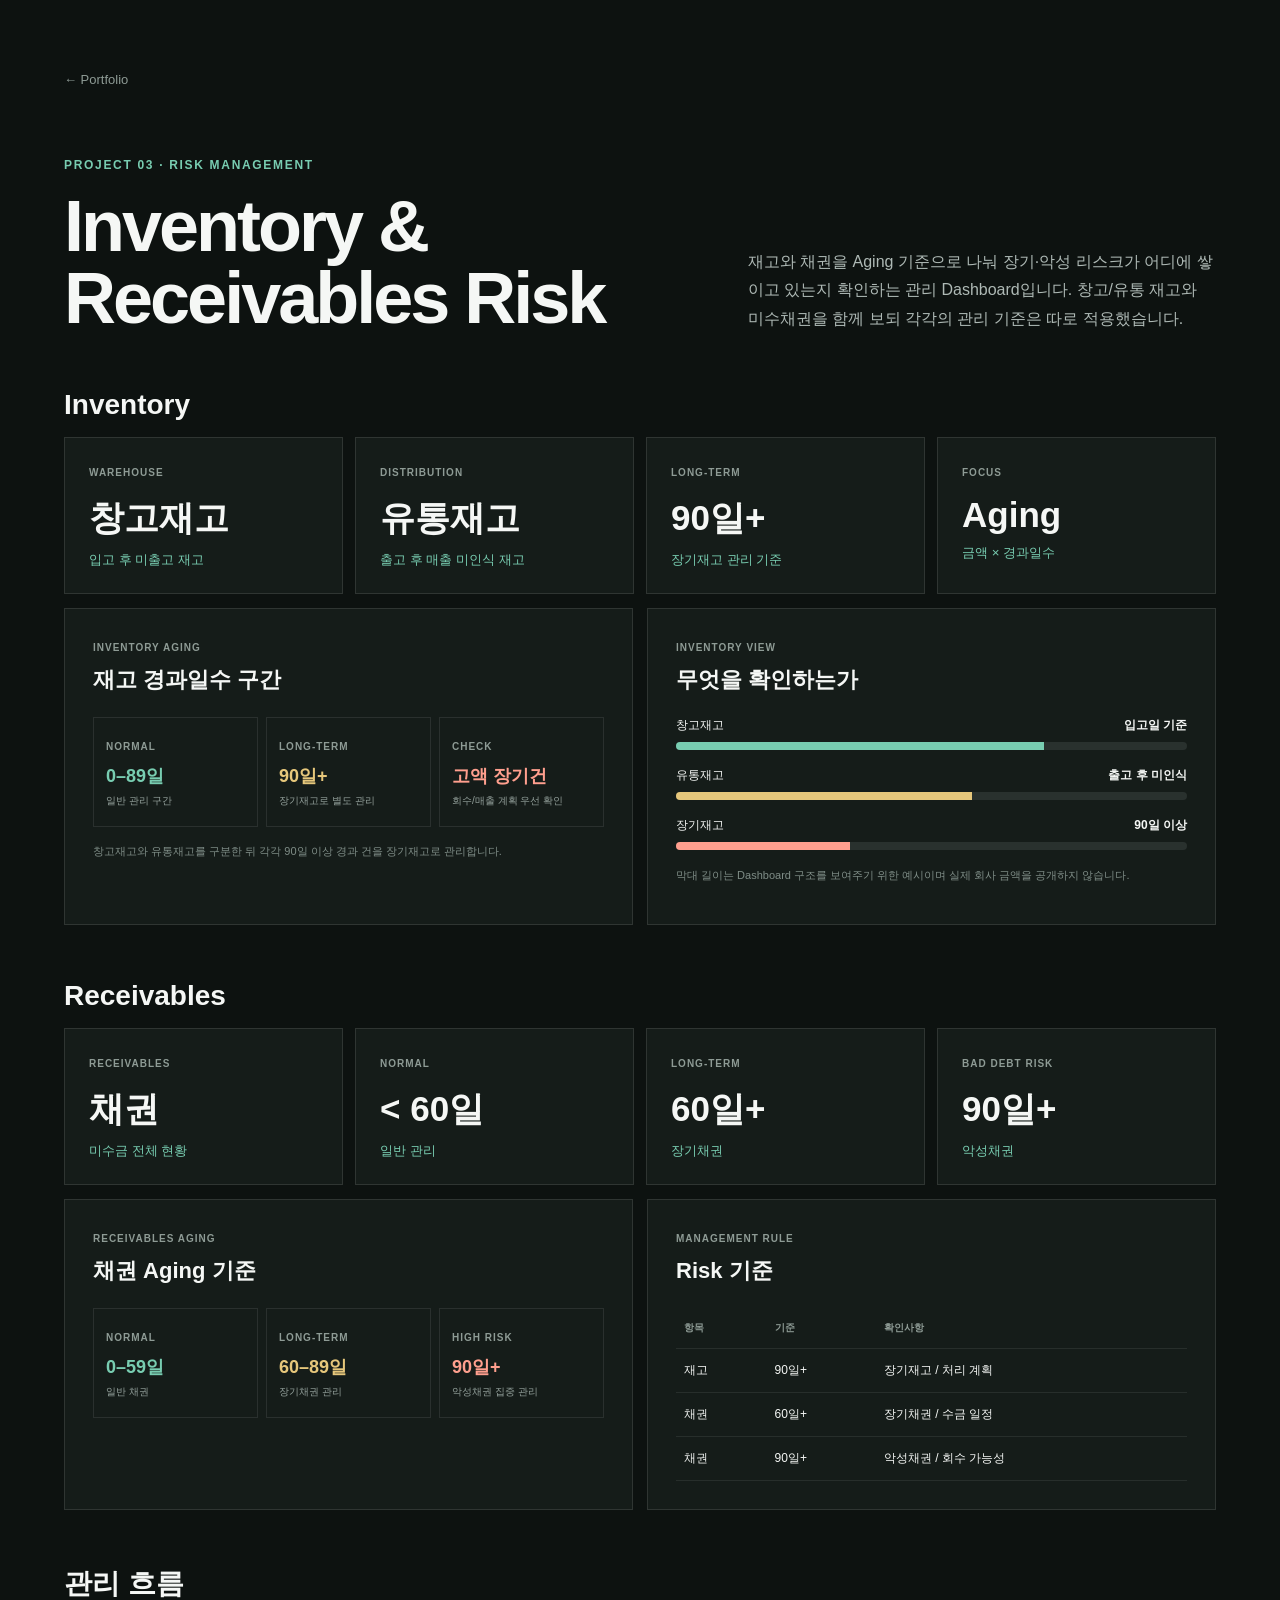
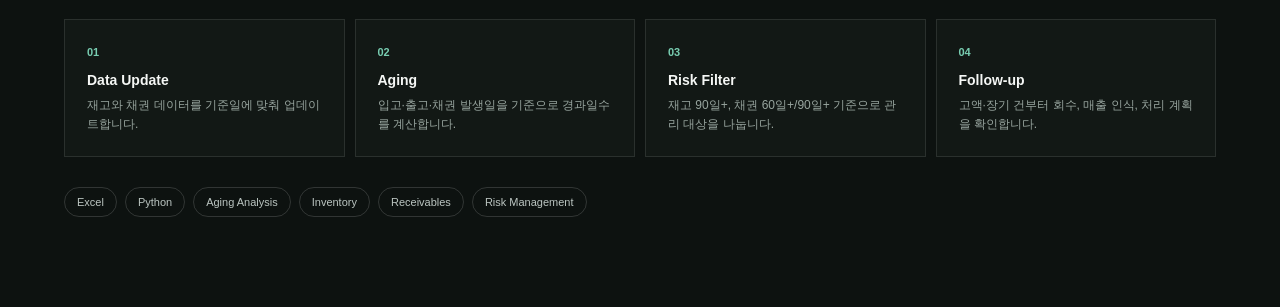
<file: projects/revenue-risk/index.html>
<!DOCTYPE html>
<html lang="ko"><head><meta charset="UTF-8"><meta name="viewport" content="width=device-width,initial-scale=1.0"><title>Inventory & Receivables Risk | Kaylin Lee</title><style>
*{box-sizing:border-box}body{margin:0;background:#0d1210;color:#f5f7f5;font-family:Arial,'Noto Sans KR',sans-serif}.wrap{width:min(1180px,90%);margin:auto;padding:70px 0 90px}.back{color:#8e9b95;text-decoration:none;font-size:13px}.eyebrow{margin-top:70px;color:#78cdb1;font-size:12px;font-weight:700;letter-spacing:.14em}.hero{display:grid;grid-template-columns:1.15fr .85fr;gap:50px;align-items:end;margin:18px 0 45px}.hero h1{font-size:clamp(42px,6vw,72px);line-height:1;letter-spacing:-3px;margin:0}.hero p{color:#aeb9b5;line-height:1.8;margin:0}.section-title{margin:55px 0 16px;font-size:28px}.metrics{display:grid;grid-template-columns:repeat(4,1fr);gap:12px}.metric,.panel{border:1px solid rgba(255,255,255,.11);background:#151c19}.metric{padding:24px;min-height:145px}.metric span,.label{color:#8e9b95;font-size:10px;font-weight:700;letter-spacing:.1em}.metric strong{display:block;font-size:35px;margin:15px 0 8px}.metric small{color:#78cdb1}.grid{display:grid;grid-template-columns:1fr 1fr;gap:14px;margin-top:14px}.panel{padding:28px}.panel h2{font-size:22px;margin:10px 0 22px}.aging{display:grid;grid-template-columns:repeat(3,1fr);gap:8px}.age{padding:18px 12px;border:1px solid rgba(255,255,255,.09);min-height:105px}.age b{display:block;font-size:18px;margin:10px 0 5px}.age p{font-size:10px;color:#94a19c;margin:0;line-height:1.5}.normal b{color:#78cdb1}.long b{color:#e6c77b}.bad b{color:#ff9f8e}.bar-row{margin:17px 0}.bar-head{display:flex;justify-content:space-between;font-size:12px;margin-bottom:8px}.bar{height:8px;background:#29312e;border-radius:10px;overflow:hidden}.fill{height:100%;background:#78cdb1}.fill.warn{background:#e6c77b}.fill.danger{background:#ff9f8e}.note{color:#7f8d87;font-size:11px;line-height:1.6;margin-top:16px}.flow{display:grid;grid-template-columns:repeat(4,1fr);gap:10px}.step{padding:22px;border:1px solid rgba(255,255,255,.1);background:#121815}.step b{color:#78cdb1;font-size:11px}.step h3{font-size:14px;margin:12px 0 8px}.step p{font-size:12px;color:#98a59f;line-height:1.6;margin:0}.rule{width:100%;border-collapse:collapse;font-size:12px}.rule th,.rule td{text-align:left;padding:13px 8px;border-bottom:1px solid rgba(255,255,255,.08)}.rule th{font-size:10px;color:#8e9b95}.tags{display:flex;flex-wrap:wrap;gap:8px;margin-top:30px}.tags span{border:1px solid rgba(255,255,255,.15);border-radius:30px;padding:8px 12px;font-size:11px;color:#bbc5c1}@media(max-width:850px){.hero,.grid{grid-template-columns:1fr}.metrics,.flow{grid-template-columns:1fr 1fr}}@media(max-width:560px){.metrics,.flow,.aging{grid-template-columns:1fr}}
</style></head><body><main class="wrap"><a class="back" href="../../index.html">← Portfolio</a><p class="eyebrow">PROJECT 03 · RISK MANAGEMENT</p><div class="hero"><h1>Inventory &<br>Receivables Risk</h1><p>재고와 채권을 Aging 기준으로 나눠 장기·악성 리스크가 어디에 쌓이고 있는지 확인하는 관리 Dashboard입니다. 창고/유통 재고와 미수채권을 함께 보되 각각의 관리 기준은 따로 적용했습니다.</p></div>
<h2 class="section-title">Inventory</h2><div class="metrics"><div class="metric"><span>WAREHOUSE</span><strong>창고재고</strong><small>입고 후 미출고 재고</small></div><div class="metric"><span>DISTRIBUTION</span><strong>유통재고</strong><small>출고 후 매출 미인식 재고</small></div><div class="metric"><span>LONG-TERM</span><strong>90일+</strong><small>장기재고 관리 기준</small></div><div class="metric"><span>FOCUS</span><strong>Aging</strong><small>금액 × 경과일수</small></div></div>
<div class="grid"><section class="panel"><span class="label">INVENTORY AGING</span><h2>재고 경과일수 구간</h2><div class="aging"><div class="age normal"><span class="label">NORMAL</span><b>0–89일</b><p>일반 관리 구간</p></div><div class="age long"><span class="label">LONG-TERM</span><b>90일+</b><p>장기재고로 별도 관리</p></div><div class="age bad"><span class="label">CHECK</span><b>고액 장기건</b><p>회수/매출 계획 우선 확인</p></div></div><p class="note">창고재고와 유통재고를 구분한 뒤 각각 90일 이상 경과 건을 장기재고로 관리합니다.</p></section><section class="panel"><span class="label">INVENTORY VIEW</span><h2>무엇을 확인하는가</h2><div class="bar-row"><div class="bar-head"><span>창고재고</span><b>입고일 기준</b></div><div class="bar"><div class="fill" style="width:72%"></div></div></div><div class="bar-row"><div class="bar-head"><span>유통재고</span><b>출고 후 미인식</b></div><div class="bar"><div class="fill warn" style="width:58%"></div></div></div><div class="bar-row"><div class="bar-head"><span>장기재고</span><b>90일 이상</b></div><div class="bar"><div class="fill danger" style="width:34%"></div></div></div><p class="note">막대 길이는 Dashboard 구조를 보여주기 위한 예시이며 실제 회사 금액을 공개하지 않습니다.</p></section></div>
<h2 class="section-title">Receivables</h2><div class="metrics"><div class="metric"><span>RECEIVABLES</span><strong>채권</strong><small>미수금 전체 현황</small></div><div class="metric"><span>NORMAL</span><strong>&lt; 60일</strong><small>일반 관리</small></div><div class="metric"><span>LONG-TERM</span><strong>60일+</strong><small>장기채권</small></div><div class="metric"><span>BAD DEBT RISK</span><strong>90일+</strong><small>악성채권</small></div></div>
<div class="grid"><section class="panel"><span class="label">RECEIVABLES AGING</span><h2>채권 Aging 기준</h2><div class="aging"><div class="age normal"><span class="label">NORMAL</span><b>0–59일</b><p>일반 채권</p></div><div class="age long"><span class="label">LONG-TERM</span><b>60–89일</b><p>장기채권 관리</p></div><div class="age bad"><span class="label">HIGH RISK</span><b>90일+</b><p>악성채권 집중 관리</p></div></div></section><section class="panel"><span class="label">MANAGEMENT RULE</span><h2>Risk 기준</h2><table class="rule"><thead><tr><th>항목</th><th>기준</th><th>확인사항</th></tr></thead><tbody><tr><td>재고</td><td>90일+</td><td>장기재고 / 처리 계획</td></tr><tr><td>채권</td><td>60일+</td><td>장기채권 / 수금 일정</td></tr><tr><td>채권</td><td>90일+</td><td>악성채권 / 회수 가능성</td></tr></tbody></table></section></div>
<h2 class="section-title">관리 흐름</h2><div class="flow"><div class="step"><b>01</b><h3>Data Update</h3><p>재고와 채권 데이터를 기준일에 맞춰 업데이트합니다.</p></div><div class="step"><b>02</b><h3>Aging</h3><p>입고·출고·채권 발생일을 기준으로 경과일수를 계산합니다.</p></div><div class="step"><b>03</b><h3>Risk Filter</h3><p>재고 90일+, 채권 60일+/90일+ 기준으로 관리 대상을 나눕니다.</p></div><div class="step"><b>04</b><h3>Follow-up</h3><p>고액·장기 건부터 회수, 매출 인식, 처리 계획을 확인합니다.</p></div></div><div class="tags"><span>Excel</span><span>Python</span><span>Aging Analysis</span><span>Inventory</span><span>Receivables</span><span>Risk Management</span></div></main></body></html>
</file>
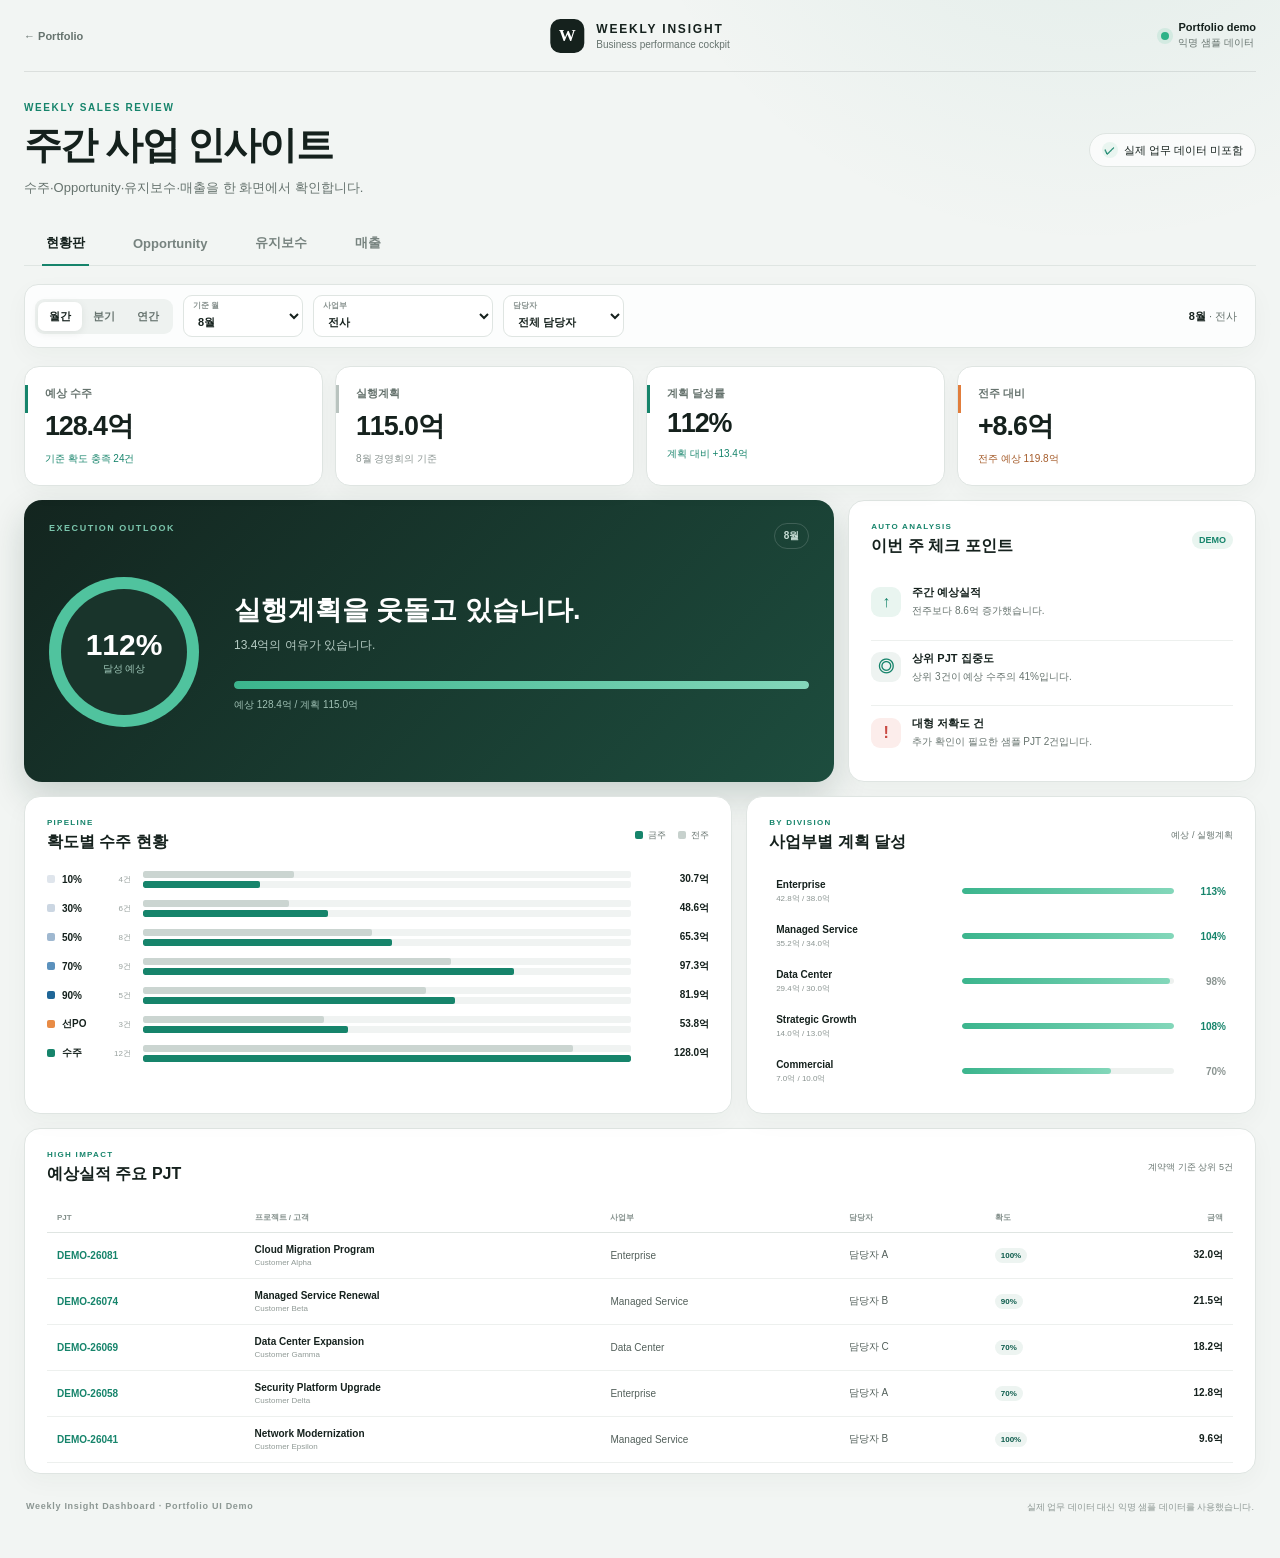
<file: projects/weekly-insight-dashboard/index.html>
<!doctype html>
<html lang="ko">
<head>
  <meta charset="utf-8">
  <meta name="viewport" content="width=device-width, initial-scale=1">
  <meta name="description" content="Excel 기반 주간 사업 인사이트 대시보드 UI 데모">
  <title>Weekly Insight Dashboard · Kaylin Lee</title>
  <link rel="stylesheet" href="style.css">
</head>
<body>
  <main class="dashboard-shell">
    <header class="topbar">
      <a class="back-link" href="../../index.html" aria-label="포트폴리오로 돌아가기">← Portfolio</a>
      <div class="brand"><span>W</span><div><b>WEEKLY INSIGHT</b><small>Business performance cockpit</small></div></div>
      <div class="demo-state"><i></i><span><b>Portfolio demo</b><small>익명 샘플 데이터</small></span></div>
    </header>

    <section class="title-row">
      <div><p>WEEKLY SALES REVIEW</p><h1>주간 사업 인사이트</h1><span>수주·Opportunity·유지보수·매출을 한 화면에서 확인합니다.</span></div>
      <div class="privacy-note">실제 업무 데이터 미포함</div>
    </section>

    <nav class="tabs" aria-label="대시보드 메뉴">
      <button class="active" data-tab="overview">현황판</button>
      <button data-tab="opportunity">Opportunity</button>
      <button data-tab="maintenance">유지보수</button>
      <button data-tab="revenue">매출</button>
    </nav>

    <section class="filterbar">
      <div class="period-switch" aria-label="기간 선택">
        <button class="active" data-period="month">월간</button><button data-period="quarter">분기</button><button data-period="year">연간</button>
      </div>
      <label><span>기준 월</span><select id="month"><option>7월</option><option selected>8월</option><option>9월</option></select></label>
      <label><span>사업부</span><select id="division"><option>전사</option><option>Enterprise</option><option>Managed Service</option><option>Data Center</option></select></label>
      <label><span>담당자</span><select id="owner"><option>전체 담당자</option><option>담당자 A</option><option>담당자 B</option><option>담당자 C</option></select></label>
      <span class="filter-result"><b id="period-label">8월</b> · <span id="division-label">전사</span></span>
    </section>

    <section class="tab-panel active" id="overview">
      <section class="metric-grid">
        <article class="metric-card good"><span>예상 수주</span><strong>128.4억</strong><small>기준 확도 충족 24건</small></article>
        <article class="metric-card"><span>실행계획</span><strong>115.0억</strong><small>8월 경영회의 기준</small></article>
        <article class="metric-card good"><span>계획 달성률</span><strong>112%</strong><small>계획 대비 +13.4억</small></article>
        <article class="metric-card warn"><span>전주 대비</span><strong>+8.6억</strong><small>전주 예상 119.8억</small></article>
      </section>

      <section class="hero-grid">
        <article class="forecast-card">
          <div class="eyebrow"><span>EXECUTION OUTLOOK</span><b>8월</b></div>
          <div class="forecast-main">
            <div class="ring"><div><strong>112%</strong><span>달성 예상</span></div></div>
            <div class="forecast-copy"><h2>실행계획을 웃돌고 있습니다.</h2><p>13.4억의 여유가 있습니다.</p><div class="progress"><i style="width:100%"></i></div><small>예상 128.4억 / 계획 115.0억</small></div>
          </div>
        </article>
        <aside class="insight-card">
          <div class="panel-head"><div><p>AUTO ANALYSIS</p><h2>이번 주 체크 포인트</h2></div><span class="live-badge">DEMO</span></div>
          <ul>
            <li><i class="positive">↑</i><span><b>주간 예상실적</b><small>전주보다 8.6억 증가했습니다.</small></span></li>
            <li><i>◎</i><span><b>상위 PJT 집중도</b><small>상위 3건이 예상 수주의 41%입니다.</small></span></li>
            <li><i class="negative">!</i><span><b>대형 저확도 건</b><small>추가 확인이 필요한 샘플 PJT 2건입니다.</small></span></li>
          </ul>
        </aside>
      </section>

      <section class="content-grid">
        <section class="panel">
          <div class="panel-head"><div><p>PIPELINE</p><h2>확도별 수주 현황</h2></div><div class="legend"><span><i class="dot current"></i>금주</span><span><i class="dot previous"></i>전주</span></div></div>
          <div class="funnel-list" id="funnel"></div>
        </section>
        <section class="panel">
          <div class="panel-head"><div><p>BY DIVISION</p><h2>사업부별 계획 달성</h2></div><span>예상 / 실행계획</span></div>
          <div class="dept-list" id="departments"></div>
        </section>
      </section>

      <section class="panel project-panel">
        <div class="panel-head"><div><p>HIGH IMPACT</p><h2>예상실적 주요 PJT</h2></div><span>계약액 기준 상위 5건</span></div>
        <div class="table-scroll"><table><thead><tr><th>PJT</th><th>프로젝트 / 고객</th><th>사업부</th><th>담당자</th><th>확도</th><th class="number">금액</th></tr></thead><tbody>
          <tr><td class="code">DEMO-26081</td><td><b>Cloud Migration Program</b><span>Customer Alpha</span></td><td>Enterprise</td><td>담당자 A</td><td><i class="stage-chip">100%</i></td><td class="number"><b>32.0억</b></td></tr>
          <tr><td class="code">DEMO-26074</td><td><b>Managed Service Renewal</b><span>Customer Beta</span></td><td>Managed Service</td><td>담당자 B</td><td><i class="stage-chip">90%</i></td><td class="number"><b>21.5억</b></td></tr>
          <tr><td class="code">DEMO-26069</td><td><b>Data Center Expansion</b><span>Customer Gamma</span></td><td>Data Center</td><td>담당자 C</td><td><i class="stage-chip">70%</i></td><td class="number"><b>18.2억</b></td></tr>
          <tr><td class="code">DEMO-26058</td><td><b>Security Platform Upgrade</b><span>Customer Delta</span></td><td>Enterprise</td><td>담당자 A</td><td><i class="stage-chip">70%</i></td><td class="number"><b>12.8억</b></td></tr>
          <tr><td class="code">DEMO-26041</td><td><b>Network Modernization</b><span>Customer Epsilon</span></td><td>Managed Service</td><td>담당자 B</td><td><i class="stage-chip">100%</i></td><td class="number"><b>9.6억</b></td></tr>
        </tbody></table></div>
      </section>
    </section>

    <section class="tab-panel" id="opportunity"><div class="placeholder"><span>OPPORTUNITY</span><h2>신규 사업 기회</h2><p>전주 신규, 하반기 누계, 목표 달성률을 배치하는 화면입니다.</p><div class="placeholder-bars"><i style="width:82%"></i><i style="width:64%"></i><i style="width:48%"></i></div></div></section>
    <section class="tab-panel" id="maintenance"><div class="placeholder"><span>MAINTENANCE</span><h2>유지보수 갱신 현황</h2><p>갱신 대상·착수·완료 상태를 한눈에 확인하는 화면입니다.</p><div class="status-row"><b>대상 18건</b><b>착수 14건</b><b>완료 11건</b></div></div></section>
    <section class="tab-panel" id="revenue"><div class="placeholder"><span>REVENUE</span><h2>월별 계획과 예상 매출</h2><p>계획, 예상, 발행 완료, 차이 데이터를 비교하는 화면입니다.</p><div class="columns" aria-label="월별 매출 샘플 차트"></div></div></section>

    <footer><span>Weekly Insight Dashboard · Portfolio UI Demo</span><p>실제 업무 데이터 대신 익명 샘플 데이터를 사용했습니다.</p></footer>
  </main>
  <script src="script.js"></script>
</body>
</html>
</file>
<file: style.css>
* {
    margin: 0;
    padding: 0;
    box-sizing: border-box;
}

html {
    scroll-behavior: smooth;
}

body {
    font-family: Arial, sans-serif;
    color: #111;
    background: #f7f7f5;
    line-height: 1.6;
}


/* Navigation */

nav {
    position: fixed;
    top: 0;
    width: 100%;
    height: 70px;

    display: flex;
    justify-content: space-between;
    align-items: center;

    padding: 0 7%;

    background: rgba(247, 247, 245, 0.9);
    backdrop-filter: blur(10px);

    z-index: 100;
}

.logo {
    font-weight: bold;
    letter-spacing: 2px;
}

.nav-links {
    display: flex;
    gap: 30px;
}

.nav-links a {
    text-decoration: none;
    color: #111;
    font-size: 14px;
}


/* Hero */

.hero {
    min-height: 100vh;

    display: flex;
    align-items: center;

    padding: 0 10%;
}

.eyebrow {
    font-size: 13px;
    letter-spacing: 2px;
    margin-bottom: 25px;
}

.hero h1 {
    font-size: clamp(55px, 8vw, 110px);
    line-height: 0.95;
    letter-spacing: -5px;
    margin-bottom: 35px;
}

.intro {
    max-width: 550px;
    font-size: 18px;
    color: #555;
    margin-bottom: 40px;
}

.button {
    display: inline-block;

    padding: 14px 25px;

    background: #111;
    color: white;

    text-decoration: none;

    border-radius: 30px;
}


/* Sections */

.section {
    padding: 140px 10%;
}

.section-label {
    font-size: 12px;
    letter-spacing: 2px;
    margin-bottom: 25px;
    color: #777;
}

.section h2 {
    font-size: 50px;
    line-height: 1.1;
    letter-spacing: -2px;
    margin-bottom: 40px;
}

.description {
    max-width: 700px;
    color: #555;
    font-size: 18px;
}


/* Projects */

.project-grid {
    display: grid;

    grid-template-columns: repeat(2, 1fr);

    gap: 20px;
}

.project-card {
    min-height: 300px;

    background: white;

    padding: 35px;

    border: 1px solid #ddd;

    transition: 0.3s;
}

.project-card:hover {
    transform: translateY(-5px);
}

.project-card > span {
    font-size: 12px;
    color: #999;
}

.project-card h3 {
    font-size: 28px;
    margin: 40px 0 15px;
}

.project-card p {
    color: #666;
    max-width: 450px;
}

.tags {
    display: flex;
    gap: 8px;
    flex-wrap: wrap;

    margin-top: 30px;
}

.tags span {
    padding: 6px 10px;

    border: 1px solid #ddd;

    border-radius: 20px;

    font-size: 11px;
}


/* Experience */

.experience-item {
    display: grid;

    grid-template-columns: 200px 1fr;

    gap: 50px;

    padding: 35px 0;

    border-top: 1px solid #ddd;
}

.experience-item h3 {
    font-size: 30px;
    margin-bottom: 15px;
}

.experience-item p {
    color: #666;
}


/* Skills */

.skills {
    display: flex;
    flex-wrap: wrap;

    gap: 15px;
}

.skills span {
    padding: 15px 25px;

    border: 1px solid #ccc;

    border-radius: 30px;

    background: white;
}


/* Footer */

footer {
    display: flex;
    justify-content: space-between;

    padding: 40px 10%;

    border-top: 1px solid #ddd;

    color: #777;

    font-size: 13px;
}


/* Mobile */

@media (max-width: 700px) {

    .nav-links {
        display: none;
    }

    .hero {
        padding: 0 7%;
    }

    .hero h1 {
        font-size: 60px;
    }

    .section {
        padding: 100px 7%;
    }

    .section h2 {
        font-size: 40px;
    }

    .project-grid {
        grid-template-columns: 1fr;
    }

    .experience-item {
        grid-template-columns: 1fr;
        gap: 10px;
    }

    footer {
        padding: 30px 7%;
    }

    .open-to-anything {
    margin-top: 35px;
    padding: 30px 35px;

    background: #111;
    color: white;

    border-radius: 4px;

    display: flex;
    align-items: center;
    gap: 15px;
}

.open-to-anything span {
    font-size: 20px;
}

.open-to-anything strong {
    font-size: 18px;
}

.open-to-anything p {
    margin-left: auto;
    color: #aaa;
    font-size: 14px;
}

}
</file>
<file: snapshot.css>
.snapshot-section {
    padding: 130px 10%;
    background: #101513;
    color: #f7f7f5;
}

.snapshot-section .section-label {
    color: #78cdb1;
}

.snapshot-header {
    display: flex;
    justify-content: space-between;
    align-items: flex-end;
    gap: 40px;
    margin-bottom: 48px;
}

.snapshot-header h2 {
    max-width: 760px;
    margin: 0;
    font-size: clamp(38px, 5vw, 66px);
    line-height: 1.02;
    letter-spacing: -3px;
}

.snapshot-header p {
    max-width: 420px;
    margin: 0;
    color: #aeb9b5;
    font-size: 15px;
}

.snapshot-metrics {
    display: grid;
    grid-template-columns: repeat(4, 1fr);
    gap: 12px;
    margin-bottom: 18px;
}

.snapshot-metric {
    min-height: 145px;
    padding: 24px;
    border: 1px solid rgba(255, 255, 255, 0.12);
    background: rgba(255, 255, 255, 0.04);
}

.snapshot-metric span {
    display: block;
    color: #8fa09a;
    font-size: 11px;
    font-weight: 700;
    letter-spacing: 0.08em;
}

.snapshot-metric strong {
    display: block;
    margin: 13px 0 7px;
    color: #fff;
    font-size: clamp(30px, 3vw, 43px);
    line-height: 1;
}

.snapshot-metric small {
    color: #78cdb1;
    font-size: 11px;
}

.snapshot-content {
    display: grid;
    grid-template-columns: 1.05fr 0.95fr;
    gap: 18px;
}

.snapshot-card {
    padding: 30px;
    border: 1px solid rgba(255, 255, 255, 0.12);
    background: #171e1b;
}

.snapshot-card > span {
    color: #78cdb1;
    font-size: 10px;
    font-weight: 800;
    letter-spacing: 0.14em;
}

.snapshot-card h3 {
    margin: 12px 0 22px;
    font-size: 25px;
}

.snapshot-list {
    display: grid;
    gap: 12px;
    margin: 0;
    padding: 0;
    list-style: none;
}

.snapshot-list li {
    display: grid;
    grid-template-columns: 34px 1fr;
    gap: 12px;
    align-items: start;
    padding-top: 12px;
    border-top: 1px solid rgba(255, 255, 255, 0.09);
    color: #c5ceca;
    font-size: 13px;
}

.snapshot-list b {
    display: grid;
    place-items: center;
    width: 28px;
    height: 28px;
    border-radius: 50%;
    background: #213c33;
    color: #78cdb1;
    font-size: 11px;
}

.segment-grid {
    display: grid;
    grid-template-columns: 1fr 1fr;
    gap: 9px;
}

.segment {
    min-height: 112px;
    padding: 17px;
    border: 1px solid rgba(255, 255, 255, 0.1);
}

.segment strong {
    display: block;
    margin-bottom: 8px;
    color: #fff;
    font-size: 12px;
}

.segment p {
    margin: 0;
    color: #96a49f;
    font-size: 11px;
    line-height: 1.55;
}

.segment.priority {
    border-color: rgba(120, 205, 177, 0.5);
    background: #1c322b;
}

.snapshot-actions {
    display: flex;
    align-items: center;
    gap: 12px;
    margin-top: 26px;
}

.snapshot-actions a {
    display: inline-flex;
    padding: 11px 17px;
    border: 1px solid rgba(255, 255, 255, 0.2);
    border-radius: 999px;
    color: #fff;
    font-size: 12px;
    font-weight: 700;
    text-decoration: none;
}

.snapshot-actions a:first-child {
    border-color: #78cdb1;
    background: #78cdb1;
    color: #102019;
}

/* Keep portfolio project tags separated even if browser styles are cached. */
.project-card .tags {
    display: flex;
    flex-wrap: wrap;
    gap: 8px;
}

.project-card .tags span {
    display: inline-flex;
    margin: 0;
}

@media (max-width: 900px) {
    .snapshot-header {
        align-items: flex-start;
        flex-direction: column;
    }

    .snapshot-metrics {
        grid-template-columns: 1fr 1fr;
    }

    .snapshot-content {
        grid-template-columns: 1fr;
    }
}

@media (max-width: 700px) {
    .snapshot-section {
        padding: 100px 7%;
    }

    .snapshot-header h2 {
        font-size: 40px;
        letter-spacing: -2px;
    }
}

@media (max-width: 480px) {
    .snapshot-metrics,
    .segment-grid {
        grid-template-columns: 1fr;
    }

    .snapshot-actions {
        align-items: stretch;
        flex-direction: column;
    }

    .snapshot-actions a {
        justify-content: center;
    }
}
</file>
<file: projects/weekly-insight-dashboard/style.css>
:root{--ink:#15211d;--muted:#66736e;--line:#dfe5e2;--canvas:#f2f5f3;--card:#fff;--green:#16846b;--green-dark:#0d5c4c;--green-soft:#e9f5f0;--orange:#e17d3c;--red:#c94b44}*{box-sizing:border-box}html{background:var(--canvas)}body{margin:0;background:radial-gradient(circle at 85% -15%,rgba(22,132,107,.09),transparent 30rem),var(--canvas);color:var(--ink);font-family:Pretendard,"Apple SD Gothic Neo","Noto Sans KR","Malgun Gothic",Arial,sans-serif;-webkit-font-smoothing:antialiased}button,select{font:inherit;color:inherit}.dashboard-shell{width:min(1480px,calc(100% - 48px));margin:auto;padding-bottom:44px}.topbar,.brand,.demo-state,.title-row,.tabs,.filterbar,.period-switch,.panel-head,.legend{display:flex;align-items:center}.topbar{height:72px;justify-content:space-between;border-bottom:1px solid rgba(21,33,29,.1)}.back-link{color:var(--muted);font-size:11px;font-weight:800;text-decoration:none}.back-link:hover{color:var(--green)}.brand{gap:12px;position:absolute;left:50%;transform:translateX(-50%)}.brand>span{display:grid;place-items:center;width:34px;height:34px;border-radius:10px;background:var(--ink);color:#fff;font:800 17px/1 Georgia,serif}.brand div,.demo-state span{display:flex;flex-direction:column}.brand b{font-size:12px;letter-spacing:.15em}.brand small,.demo-state small{margin-top:3px;color:var(--muted);font-size:10px}.demo-state{gap:9px}.demo-state>i{width:8px;height:8px;border-radius:50%;background:#2cb287;box-shadow:0 0 0 4px rgba(44,178,135,.12)}.demo-state b{font-size:11px}.title-row{justify-content:space-between;padding:30px 0 24px}.title-row p,.panel-head p,.placeholder>span{margin:0 0 7px;color:var(--green);font-size:10px;font-weight:800;letter-spacing:.16em}.title-row h1{margin:0 0 7px;font-size:clamp(27px,3vw,38px);letter-spacing:-.045em}.title-row>div>span{color:var(--muted);font-size:13px}.privacy-note{padding:8px 12px;border:1px solid var(--line);border-radius:999px;background:rgba(255,255,255,.7);font-size:11px!important}.privacy-note:before{content:"✓";display:inline-grid;place-items:center;width:16px;height:16px;margin-right:6px;border-radius:50%;background:var(--green-soft);color:var(--green);font-weight:900}.tabs{gap:4px;border-bottom:1px solid var(--line)}.tabs button{position:relative;border:0;background:transparent;padding:13px 22px;color:#77837f;font-size:13px;font-weight:700;cursor:pointer}.tabs button:after{content:"";position:absolute;left:18px;right:18px;bottom:-1px;height:2px;background:transparent}.tabs button:hover,.tabs button.active{color:var(--ink)}.tabs button.active:after{background:var(--green)}.filterbar{gap:10px;margin:18px 0;padding:10px;border:1px solid var(--line);border-radius:14px;background:rgba(255,255,255,.82);box-shadow:0 8px 24px rgba(27,43,36,.035)}.period-switch{padding:3px;border-radius:9px;background:#eef2f0}.period-switch button{border:0;border-radius:7px;background:transparent;padding:7px 11px;color:var(--muted);font-size:11px;font-weight:700;cursor:pointer}.period-switch button.active{background:#fff;color:var(--ink);box-shadow:0 2px 8px rgba(21,33,29,.08)}.filterbar label{position:relative}.filterbar label span{position:absolute;left:10px;top:5px;color:#87918e;font-size:8px;font-weight:700;pointer-events:none}.filterbar select{min-width:120px;height:42px;border:1px solid var(--line);border-radius:9px;background:#fff;padding:15px 30px 3px 10px;font-size:11px;font-weight:700}.filterbar label:nth-of-type(2) select{min-width:180px}.filter-result{margin-left:auto;padding-right:8px;color:var(--muted);font-size:11px}.filter-result b{color:var(--ink)}.tab-panel{display:none}.tab-panel.active{display:block}.metric-grid{display:grid;grid-template-columns:repeat(4,minmax(0,1fr));gap:12px;margin:14px 0}.metric-card{position:relative;min-height:117px;overflow:hidden;padding:19px 20px;border:1px solid var(--line);border-radius:15px;background:var(--card);box-shadow:0 7px 22px rgba(27,43,36,.035)}.metric-card:before{content:"";position:absolute;left:0;top:18px;width:3px;height:28px;background:#b9c3bf}.metric-card.good:before{background:var(--green)}.metric-card.warn:before{background:var(--orange)}.metric-card>span{display:block;margin-bottom:7px;color:var(--muted);font-size:11px;font-weight:700}.metric-card strong{display:block;font-size:clamp(22px,2.1vw,30px);letter-spacing:-.04em}.metric-card small{display:block;margin-top:8px;color:#8a9491;font-size:10px}.metric-card.good small{color:var(--green)}.metric-card.warn small{color:#a45a28}.hero-grid,.content-grid{display:grid;grid-template-columns:minmax(0,1.55fr) minmax(340px,.78fr);gap:14px;margin-bottom:14px}.content-grid{grid-template-columns:minmax(0,1.25fr) minmax(360px,.9fr)}.forecast-card{min-height:275px;padding:23px 25px;border-radius:18px;background:linear-gradient(135deg,#13251f,#1d4d3e);color:#fff;box-shadow:0 14px 35px rgba(17,51,41,.18)}.eyebrow{display:flex;justify-content:space-between}.eyebrow span{color:#7ac5ac;font-size:9px;font-weight:800;letter-spacing:.17em}.eyebrow b{padding:5px 9px;border:1px solid rgba(255,255,255,.16);border-radius:999px;color:#c7ddd5;font-size:10px}.forecast-main{display:flex;align-items:center;gap:35px;min-height:205px}.ring{position:relative;display:grid;place-items:center;width:150px;height:150px;flex:none;border-radius:50%;background:conic-gradient(#50c39e 100%,rgba(255,255,255,.11) 0)}.ring:before{content:"";position:absolute;inset:12px;border-radius:50%;background:#19342b}.ring>div{position:relative;display:flex;flex-direction:column;text-align:center}.ring strong{font-size:30px}.ring span{color:#9fc6b8;font-size:10px}.forecast-copy{flex:1}.forecast-copy h2{margin:0 0 9px;font-size:clamp(20px,2.1vw,29px)}.forecast-copy p{margin:0 0 27px;color:#b6ccc4;font-size:12px}.progress,.dept-progress{overflow:hidden;border-radius:999px;background:rgba(255,255,255,.12)}.progress{height:8px}.progress i,.dept-progress i{display:block;height:100%;border-radius:inherit;background:linear-gradient(90deg,#3bb58d,#83d7ba)}.forecast-copy small{display:block;margin-top:9px;color:#9fc0b4;font-size:10px}.panel,.insight-card,.placeholder{border:1px solid var(--line);border-radius:16px;background:var(--card);box-shadow:0 8px 24px rgba(27,43,36,.035)}.insight-card,.panel{padding:21px 22px}.panel-head{justify-content:space-between;margin-bottom:18px}.panel-head p{margin-bottom:5px;font-size:8px}.panel-head h2{margin:0;font-size:16px}.panel-head>span,.panel-head .legend{color:var(--muted);font-size:9px}.live-badge{padding:4px 7px;border-radius:999px;background:var(--green-soft);color:var(--green)!important;font-weight:900}.insight-card ul{display:flex;flex-direction:column;gap:11px;margin:0;padding:0;list-style:none}.insight-card li{display:flex;align-items:center;gap:11px;padding:10px 0;border-top:1px solid #edf0ee}.insight-card li:first-child{border-top:0}.insight-card li>i{display:grid;place-items:center;width:30px;height:30px;flex:none;border-radius:9px;background:#eef3f1;color:var(--green);font-style:normal;font-weight:900}.insight-card li>i.negative{background:#fcedeb;color:var(--red)}.insight-card li>i.positive{background:var(--green-soft);color:var(--green)}.insight-card li span{display:flex;flex-direction:column}.insight-card li b{margin-bottom:4px;font-size:11px}.insight-card li small{color:var(--muted);font-size:10px;line-height:1.45}.legend{gap:12px}.legend span{display:flex;align-items:center;gap:5px}.dot{width:8px;height:8px;border-radius:2px}.dot.current{background:var(--green)}.dot.previous{background:#c7d1cd}.funnel-list{display:flex;flex-direction:column;gap:12px}.funnel-row{display:grid;grid-template-columns:84px minmax(150px,1fr) 66px;align-items:center;gap:12px}.funnel-label{display:flex;align-items:center;gap:7px;font-size:10px;font-weight:800}.funnel-label>i{width:8px;height:8px;border-radius:2px}.funnel-label small{margin-left:auto;color:#98a19e;font-size:8px;font-weight:500}.funnel-bars{display:flex;flex-direction:column;gap:3px}.bar-track{height:7px;overflow:hidden;border-radius:2px;background:#f0f3f2}.bar{display:block;height:100%;min-width:2px;border-radius:2px}.bar.current{background:var(--green)}.bar.previous{background:#cbd5d1}.funnel-row>b{text-align:right;font-size:10px}.dept-list{display:flex;flex-direction:column;gap:4px}.dept-row{display:grid;grid-template-columns:minmax(155px,1fr) minmax(90px,1.2fr) 42px;align-items:center;gap:10px;padding:8px 7px}.dept-row>span{display:flex;flex-direction:column}.dept-row b{font-size:10px}.dept-row small{margin-top:3px;color:#8a9491;font-size:8px}.dept-progress{height:6px;background:#edf1ef}.dept-row>strong{text-align:right;color:#8a9491;font-size:10px}.dept-row>strong.good{color:var(--green)}.project-panel{margin-bottom:14px;padding-bottom:10px}.table-scroll{overflow-x:auto}table{width:100%;border-collapse:collapse;font-size:10px}th{padding:9px 10px;border-bottom:1px solid var(--line);color:#84908c;font-size:8px;text-align:left}td{padding:11px 10px;border-bottom:1px solid #edf0ee;color:#53605b}tbody tr:hover td{background:#f8faf9}td.code{color:var(--green);font-weight:800}td>b{display:block;color:var(--ink);font-size:10px}td>span{display:block;margin-top:3px;color:#909a96;font-size:8px}.number{text-align:right}.stage-chip{display:inline-flex;padding:3px 6px;border-radius:999px;background:#edf4f1;color:var(--green-dark);font-style:normal;font-size:8px;font-weight:800}.placeholder{min-height:470px;margin:14px 0;padding:52px;display:flex;flex-direction:column;justify-content:center}.placeholder h2{margin:3px 0 10px;font-size:32px}.placeholder p{margin:0 0 35px;color:var(--muted);font-size:13px}.placeholder-bars{display:flex;flex-direction:column;gap:13px}.placeholder-bars i{height:14px;border-radius:999px;background:linear-gradient(90deg,var(--green),#78cdb1)}.status-row{display:grid;grid-template-columns:repeat(3,1fr);gap:12px}.status-row b{padding:24px;border-radius:13px;background:var(--green-soft);color:var(--green-dark)}.columns{display:flex;align-items:flex-end;gap:12px;height:220px;padding:20px;border-bottom:1px solid var(--line)}.columns i{flex:1;max-width:54px;border-radius:6px 6px 0 0;background:linear-gradient(#3eb992,var(--green))}footer{display:flex;justify-content:space-between;padding:13px 2px 0;color:#8c9793;font-size:9px}footer span{font-weight:800;letter-spacing:.08em}footer p{margin:0}@media(max-width:1050px){.hero-grid,.content-grid{grid-template-columns:1fr}.metric-grid{grid-template-columns:repeat(2,1fr)}}@media(max-width:720px){.dashboard-shell{width:min(100% - 20px,1480px)}.brand{position:static;transform:none}.demo-state{display:none}.title-row{padding-top:22px}.privacy-note{display:none}.tabs{overflow-x:auto}.tabs button{white-space:nowrap;padding-inline:16px}.filterbar{align-items:stretch;flex-wrap:wrap}.period-switch{width:100%}.period-switch button{flex:1}.filterbar label{flex:1}.filterbar select,.filterbar label:nth-of-type(2) select{width:100%;min-width:0}.filter-result{width:100%;margin:2px 0 0}.metric-grid{grid-template-columns:1fr 1fr}.forecast-main{align-items:flex-start;flex-direction:column;gap:20px;padding-top:22px}.ring{width:120px;height:120px}.panel{padding:17px 15px}.status-row{grid-template-columns:1fr}.placeholder{padding:28px}footer{flex-direction:column;gap:4px}}@media(max-width:430px){.metric-grid{grid-template-columns:1fr}.back-link{font-size:0}.back-link:before{content:"←";font-size:18px}}
</file>
